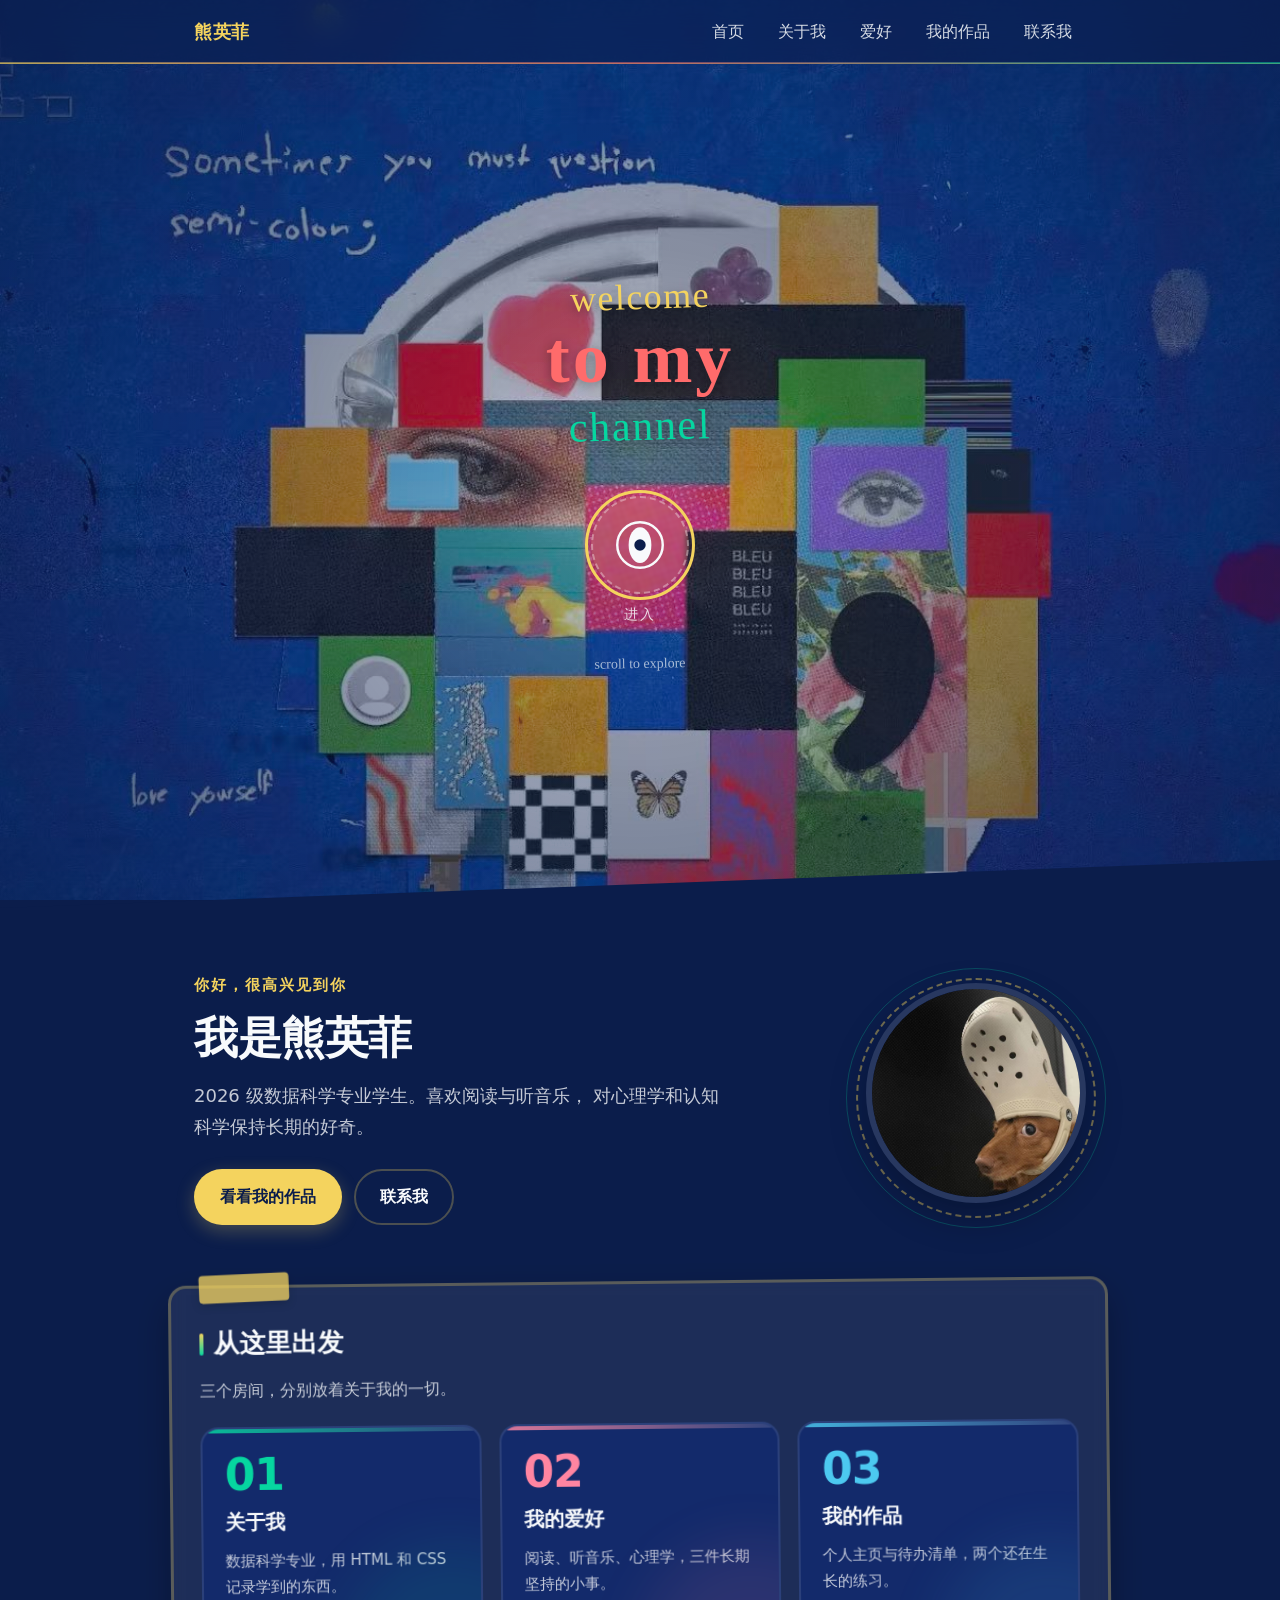
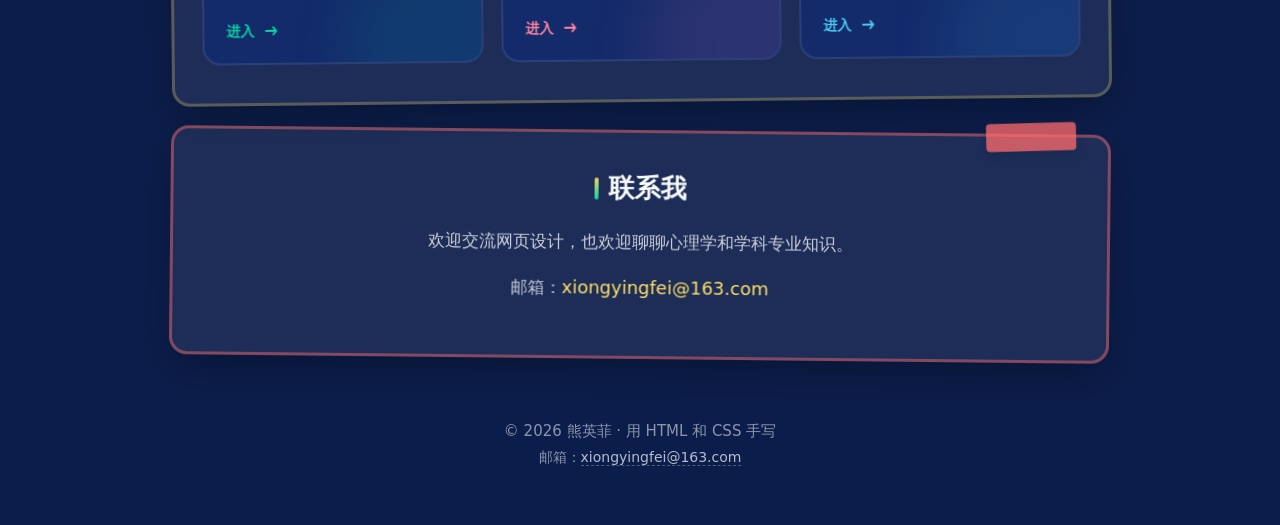
<file: index.html>
<!DOCTYPE html>
<html lang="zh-CN">
<head>
  <meta charset="UTF-8">
  <meta name="viewport" content="width=device-width, initial-scale=1.0">
  <meta name="description" content="熊英菲的个人主页 —— 数据科学专业，喜欢阅读、音乐、心理学与认知科学。">
  <title>熊英菲 | 个人主页</title>
  <link rel="stylesheet" href="css/style.css">
</head>
<body class="page--home">
  <a class="skip-link" href="#home">跳到主要内容</a>

  <!-- 页面转场（页面之间跳转时的彩色条带擦除） -->
  <div class="page-transition" id="page-transition" aria-hidden="true">
    <div class="page-transition__strips">
      <span></span><span></span><span></span><span></span><span></span>
    </div>
    <p class="page-transition__label">熊英菲</p>
  </div>

  <!-- 唯美场景背景 -->
  <div class="scene" aria-hidden="true">
    <span class="scene__grid"></span>
    <span class="scene__glow"></span>
    <span class="scene__dust"></span>
    <span class="scene__orb scene__orb--a"></span>
    <span class="scene__orb scene__orb--b"></span>
    <span class="scene__orb scene__orb--c"></span>
  </div>

  <nav class="nav is-dark" id="site-nav">
    <div class="nav__inner">
      <a class="nav__brand" href="index.html" data-transition-label="首页">熊英菲</a>
      <button class="nav__toggle" type="button" aria-expanded="false" aria-controls="nav-menu" aria-label="打开菜单">
        <span class="nav__toggle-bar"></span>
        <span class="nav__toggle-bar"></span>
        <span class="nav__toggle-bar"></span>
      </button>
      <ul class="nav__list" id="nav-menu">
        <li><a href="#home">首页</a></li>
        <li><a href="about.html" data-transition-label="关于我">关于我</a></li>
        <li><a href="hobbies.html" data-transition-label="我的爱好">爱好</a></li>
        <li><a href="works.html" data-transition-label="我的作品">我的作品</a></li>
        <li><a href="#contact">联系我</a></li>
      </ul>
    </div>
  </nav>

  <!-- 欢迎页 / 首屏 landing -->
  <section class="landing" id="welcome" aria-label="欢迎页">
    <div class="landing__image" role="img" aria-label="拼贴风格头像插画"></div>
    <div class="landing__overlay"></div>

    <!-- 珠帘开幕效果 -->
    <div class="curtain" id="curtain" aria-hidden="true">
      <div class="curtain__inner" id="curtain-inner"></div>
    </div>

    <div class="landing__content">
      <p class="landing__line landing__line--1">welcome</p>
      <p class="landing__line landing__line--2">to my</p>
      <p class="landing__line landing__line--3">channel</p>

      <a class="landing__enter" href="#home" aria-label="进入主页">
        <span class="landing__enter-ring"></span>
        <span class="landing__enter-eye">
          <svg viewBox="0 0 64 64" aria-hidden="true">
            <circle cx="32" cy="32" r="28" fill="none" stroke="currentColor" stroke-width="3"/>
            <ellipse cx="32" cy="32" rx="14" ry="22" fill="currentColor"/>
            <circle cx="32" cy="32" r="7" fill="#0b1d4b"/>
          </svg>
        </span>
        <span class="landing__enter-text">进入</span>
      </a>

      <p class="landing__hint">scroll to explore</p>
    </div>
  </section>

  <!-- 电视信号闪屏过渡 -->
  <div class="tv-flash" id="tv-flash" aria-hidden="true">
    <div class="tv-flash__scanlines"></div>
    <div class="tv-flash__noise"></div>
  </div>

  <!-- 欢迎页与主页之间的视觉分隔 -->
  <div class="landing-divider" aria-hidden="true"></div>

  <main id="main" class="main-content">
    <!-- 首屏 -->
    <header class="hero" id="home">
      <div class="hero__text">
        <p class="hero__eyebrow">你好，很高兴见到你</p>
        <h1 data-split>我是熊英菲</h1>
        <p class="hero__desc">
          2026 级数据科学专业学生。喜欢阅读与听音乐，
          对心理学和认知科学保持长期的好奇。
        </p>
        <div class="hero__actions">
          <a class="btn btn--primary" href="works.html" data-transition-label="我的作品">看看我的作品</a>
          <a class="btn btn--ghost" href="#contact">联系我</a>
        </div>
      </div>
      <div class="hero__avatar-wrap">
        <img class="hero__avatar" src="images/test2.jpg" alt="熊英菲的照片" width="220" height="220">
      </div>
    </header>

    <!-- 通往三个独立页面的门户 -->
    <section class="section section--portal" id="portal">
      <h2 class="section__title">从这里出发</h2>
      <p class="section__lead">三个房间，分别放着关于我的一切。</p>

      <div class="portal">
        <a class="portal-card portal-card--about" href="about.html" data-transition-label="关于我">
          <span class="portal-card__num">01</span>
          <span class="portal-card__title">关于我</span>
          <span class="portal-card__desc">数据科学专业，用 HTML 和 CSS 记录学到的东西。</span>
          <span class="portal-card__go">
            <span>进入</span>
            <svg viewBox="0 0 20 20" fill="none" stroke="currentColor" stroke-width="2" stroke-linecap="round" stroke-linejoin="round" aria-hidden="true"><path d="M4 10h11M12 6l3.5 4-3.5 4"/></svg>
          </span>
        </a>

        <a class="portal-card portal-card--hobbies" href="hobbies.html" data-transition-label="我的爱好">
          <span class="portal-card__num">02</span>
          <span class="portal-card__title">我的爱好</span>
          <span class="portal-card__desc">阅读、听音乐、心理学，三件长期坚持的小事。</span>
          <span class="portal-card__go">
            <span>进入</span>
            <svg viewBox="0 0 20 20" fill="none" stroke="currentColor" stroke-width="2" stroke-linecap="round" stroke-linejoin="round" aria-hidden="true"><path d="M4 10h11M12 6l3.5 4-3.5 4"/></svg>
          </span>
        </a>

        <a class="portal-card portal-card--works" href="works.html" data-transition-label="我的作品">
          <span class="portal-card__num">03</span>
          <span class="portal-card__title">我的作品</span>
          <span class="portal-card__desc">个人主页与待办清单，两个还在生长的练习。</span>
          <span class="portal-card__go">
            <span>进入</span>
            <svg viewBox="0 0 20 20" fill="none" stroke="currentColor" stroke-width="2" stroke-linecap="round" stroke-linejoin="round" aria-hidden="true"><path d="M4 10h11M12 6l3.5 4-3.5 4"/></svg>
          </span>
        </a>
      </div>
    </section>

    <!-- 联系 -->
    <section class="section section--contact" id="contact">
      <h2 class="section__title">联系我</h2>
      <p>欢迎交流网页设计，也欢迎聊聊心理学和学科专业知识。</p>
      <p class="contact__mail">
        邮箱：<a href="mailto:xiongyingfei@163.com">xiongyingfei@163.com</a>
      </p>
    </section>
  </main>

  <footer class="footer">
    <p>© <span id="year">2026</span> 熊英菲 · 用 HTML 和 CSS 手写</p>
    <p class="footer__mail">邮箱：<a href="mailto:xiongyingfei@163.com">xiongyingfei@163.com</a></p>
  </footer>

  <script src="js/nav.js" defer></script>
  <script>
    document.getElementById('year').textContent = new Date().getFullYear();
  </script>
</body>
</html>
</file>
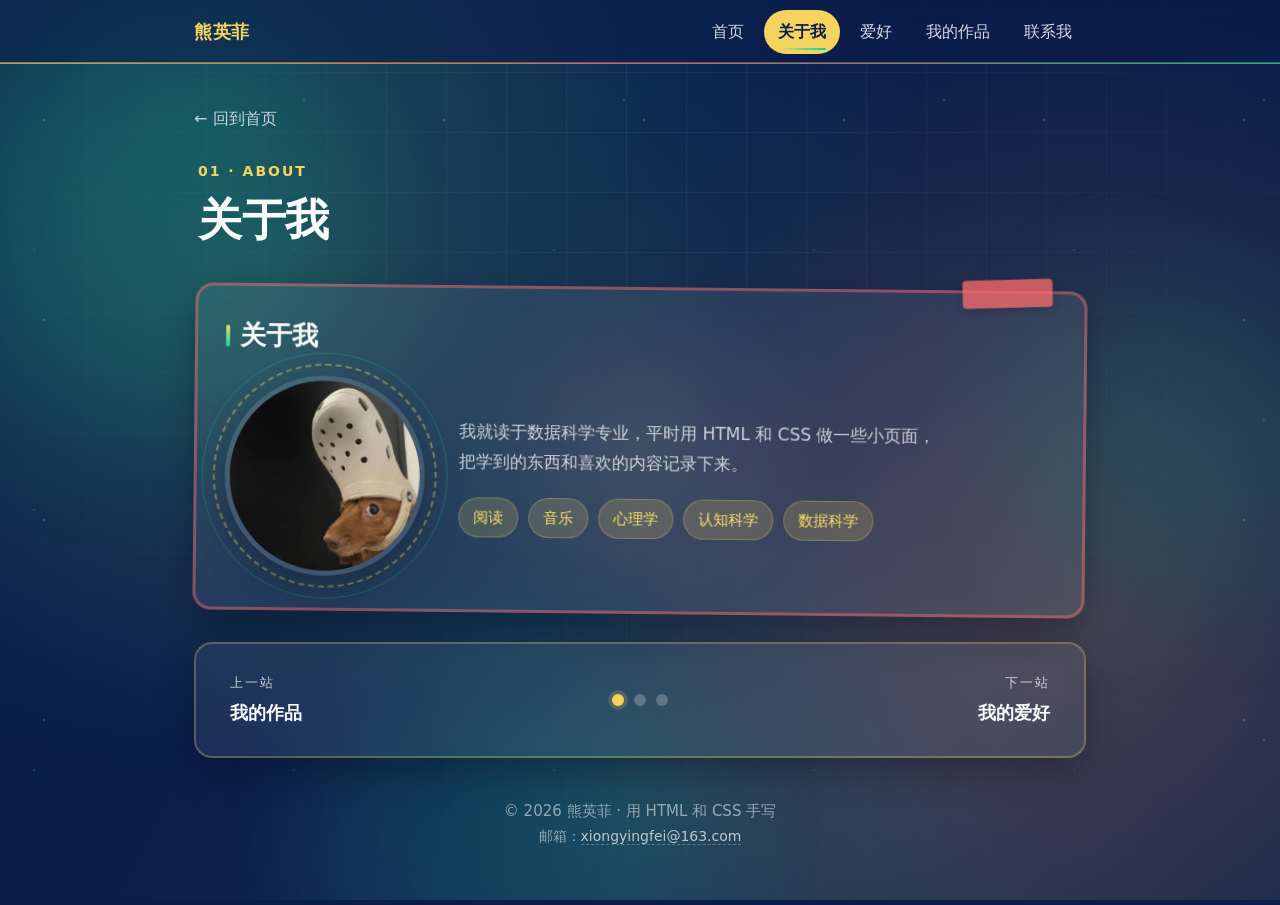
<file: about.html>
<!DOCTYPE html>
<html lang="zh-CN">
<head>
  <meta charset="UTF-8">
  <meta name="viewport" content="width=device-width, initial-scale=1.0">
  <meta name="description" content="关于我 —— 熊英菲，数据科学专业，用 HTML 和 CSS 记录学到的东西。">
  <title>关于我 | 熊英菲</title>
  <link rel="stylesheet" href="css/style.css">
</head>
<body class="page--about">
  <a class="skip-link" href="#main">跳到主要内容</a>

  <!-- 页面转场 -->
  <div class="page-transition" id="page-transition" aria-hidden="true">
    <div class="page-transition__strips">
      <span></span><span></span><span></span><span></span><span></span>
    </div>
    <p class="page-transition__label">关于我</p>
  </div>

  <!-- 唯美场景背景 -->
  <div class="scene" aria-hidden="true">
    <span class="scene__grid"></span>
    <span class="scene__glow"></span>
    <span class="scene__dust"></span>
    <span class="scene__orb scene__orb--a"></span>
    <span class="scene__orb scene__orb--b"></span>
    <span class="scene__orb scene__orb--c"></span>
  </div>

  <nav class="nav is-dark" id="site-nav">
    <div class="nav__inner">
      <a class="nav__brand" href="index.html" data-transition-label="首页">熊英菲</a>
      <button class="nav__toggle" type="button" aria-expanded="false" aria-controls="nav-menu" aria-label="打开菜单">
        <span class="nav__toggle-bar"></span>
        <span class="nav__toggle-bar"></span>
        <span class="nav__toggle-bar"></span>
      </button>
      <ul class="nav__list" id="nav-menu">
        <li><a href="index.html" data-transition-label="首页">首页</a></li>
        <li><a class="is-active" href="about.html" data-transition-label="关于我">关于我</a></li>
        <li><a href="hobbies.html" data-transition-label="我的爱好">爱好</a></li>
        <li><a href="works.html" data-transition-label="我的作品">我的作品</a></li>
        <li><a href="index.html#contact" data-transition-label="联系我">联系我</a></li>
      </ul>
    </div>
  </nav>

  <main class="page" id="main">
    <a class="back-link" href="index.html" data-transition-label="首页">回到首页</a>

    <header class="page__header">
      <p class="page__eyebrow">01 · ABOUT</p>
      <h1 data-split>关于我</h1>
    </header>

    <section class="section" id="about">
      <h2 class="section__title">关于我</h2>
      <div class="about">
        <div class="about-grid">
          <div class="portrait">
            <img class="portrait__img" src="images/test2.jpg" alt="熊英菲的照片" width="200" height="200">
          </div>

          <div>
            <p>
              <span class="reveal-line">我就读于数据科学专业，平时用 HTML 和 CSS 做一些小页面，</span>
              <span class="reveal-line">把学到的东西和喜欢的内容记录下来。</span>
            </p>
            <ul class="tags">
              <li>阅读</li>
              <li>音乐</li>
              <li>心理学</li>
              <li>认知科学</li>
              <li>数据科学</li>
            </ul>
          </div>
        </div>
      </div>
    </section>

    <!-- 页面之间的导航 -->
    <nav class="pager" aria-label="页面之间导航">
      <a class="pager__side pager__side--prev" href="works.html" data-transition-label="我的作品">
        <span class="pager__label">上一站</span>
        <span class="pager__name">我的作品</span>
      </a>

      <ol class="pager__dots">
        <li><a class="pager__dot is-current" href="about.html" aria-current="page" title="关于我" aria-label="关于我"></a></li>
        <li><a class="pager__dot" href="hobbies.html" title="我的爱好" aria-label="我的爱好"></a></li>
        <li><a class="pager__dot" href="works.html" title="我的作品" aria-label="我的作品"></a></li>
      </ol>

      <a class="pager__side pager__side--next" href="hobbies.html" data-transition-label="我的爱好">
        <span class="pager__label">下一站</span>
        <span class="pager__name">我的爱好</span>
      </a>
    </nav>
  </main>

  <footer class="footer">
    <p>© <span id="year">2026</span> 熊英菲 · 用 HTML 和 CSS 手写</p>
    <p class="footer__mail">邮箱：<a href="mailto:xiongyingfei@163.com">xiongyingfei@163.com</a></p>
  </footer>

  <script src="js/nav.js" defer></script>
  <script>
    document.getElementById('year').textContent = new Date().getFullYear();
  </script>
</body>
</html>
</file>
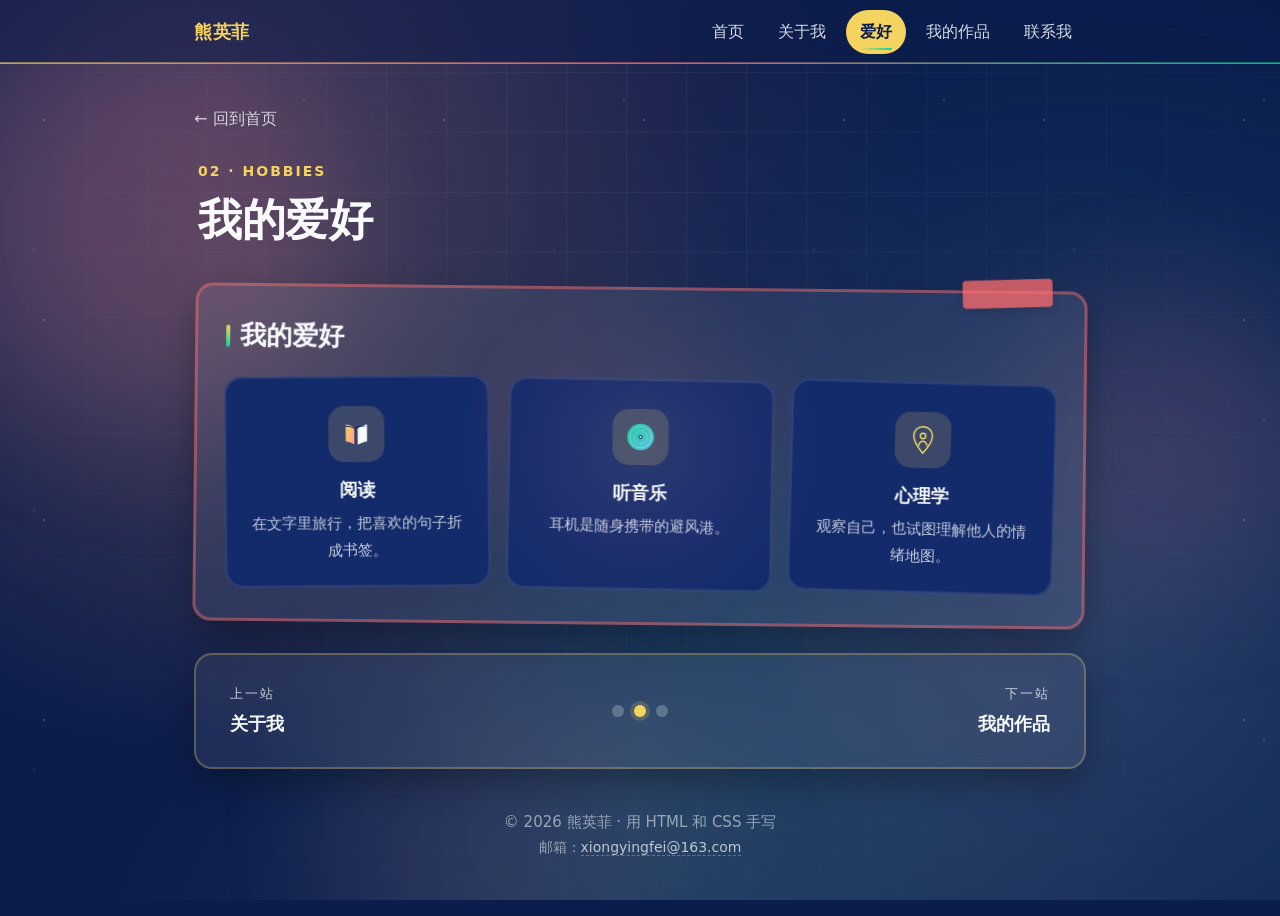
<file: hobbies.html>
<!DOCTYPE html>
<html lang="zh-CN">
<head>
  <meta charset="UTF-8">
  <meta name="viewport" content="width=device-width, initial-scale=1.0">
  <meta name="description" content="我的爱好 —— 阅读、听音乐、心理学。">
  <title>我的爱好 | 熊英菲</title>
  <link rel="stylesheet" href="css/style.css">
</head>
<body class="page--hobbies">
  <a class="skip-link" href="#main">跳到主要内容</a>

  <!-- 页面转场 -->
  <div class="page-transition" id="page-transition" aria-hidden="true">
    <div class="page-transition__strips">
      <span></span><span></span><span></span><span></span><span></span>
    </div>
    <p class="page-transition__label">我的爱好</p>
  </div>

  <!-- 唯美场景背景 -->
  <div class="scene" aria-hidden="true">
    <span class="scene__grid"></span>
    <span class="scene__glow"></span>
    <span class="scene__dust"></span>
    <span class="scene__orb scene__orb--a"></span>
    <span class="scene__orb scene__orb--b"></span>
    <span class="scene__orb scene__orb--c"></span>
  </div>

  <nav class="nav is-dark" id="site-nav">
    <div class="nav__inner">
      <a class="nav__brand" href="index.html" data-transition-label="首页">熊英菲</a>
      <button class="nav__toggle" type="button" aria-expanded="false" aria-controls="nav-menu" aria-label="打开菜单">
        <span class="nav__toggle-bar"></span>
        <span class="nav__toggle-bar"></span>
        <span class="nav__toggle-bar"></span>
      </button>
      <ul class="nav__list" id="nav-menu">
        <li><a href="index.html" data-transition-label="首页">首页</a></li>
        <li><a href="about.html" data-transition-label="关于我">关于我</a></li>
        <li><a class="is-active" href="hobbies.html" data-transition-label="我的爱好">爱好</a></li>
        <li><a href="works.html" data-transition-label="我的作品">我的作品</a></li>
        <li><a href="index.html#contact" data-transition-label="联系我">联系我</a></li>
      </ul>
    </div>
  </nav>

  <main class="page" id="main">
    <a class="back-link" href="index.html" data-transition-label="首页">回到首页</a>

    <header class="page__header">
      <p class="page__eyebrow">02 · HOBBIES</p>
      <h1 data-split>我的爱好</h1>
    </header>

    <section class="section section--hobbies" id="hobbies">
      <h2 class="section__title">我的爱好</h2>
      <div class="hobbies">
        <article class="hobby-card" data-accent="#f4d35e">
          <span class="hobby-card__icon hobby-card__icon--book" aria-hidden="true">
            <svg class="book-svg" viewBox="0 0 48 48" aria-hidden="true">
              <defs>
                <linearGradient id="book-cover" x1="0" y1="0" x2="1" y2="1">
                  <stop offset="0%" stop-color="#f4d35e"/>
                  <stop offset="100%" stop-color="#ff9a9e"/>
                </linearGradient>
              </defs>
              <path class="book-page-left" d="M8 10c6 0 12 3 14 6V40c-6-3-12-5-14-5V10Z" fill="url(#book-cover)"/>
              <path class="book-page-right" d="M40 10c-6 0-12 3-14 6V40c6-3 12-5 14-5V10Z" fill="#f8fafc"/>
              <path d="M22 16c4-3 8-4 14-4M22 16c-4-3-8-4-14-4" stroke="#0b1d4b" stroke-width="1.5" fill="none" stroke-linecap="round"/>
              <line x1="22" y1="16" x2="22" y2="40" stroke="#0b1d4b" stroke-width="1.5" stroke-linecap="round"/>
            </svg>
          </span>
          <h3 class="hobby-card__title">阅读</h3>
          <p class="hobby-card__desc">在文字里旅行，把喜欢的句子折成书签。</p>
        </article>

        <article class="hobby-card" data-accent="#4cc9f0">
          <span class="hobby-card__icon hobby-card__icon--disc" aria-hidden="true">
            <svg class="disc-svg" viewBox="0 0 48 48" aria-hidden="true">
              <defs>
                <linearGradient id="disc-grad" x1="0" y1="0" x2="1" y2="1">
                  <stop offset="0%" stop-color="#06d6a0"/>
                  <stop offset="100%" stop-color="#4cc9f0"/>
                </linearGradient>
              </defs>
              <circle cx="24" cy="24" r="20" fill="url(#disc-grad)" opacity="0.9"/>
              <circle cx="24" cy="24" r="16" fill="none" stroke="rgba(255,255,255,0.4)" stroke-width="1"/>
              <circle cx="24" cy="24" r="10" fill="none" stroke="rgba(255,255,255,0.3)" stroke-width="1"/>
              <circle cx="24" cy="24" r="3" fill="#0b1d4b"/>
              <circle cx="24" cy="24" r="1.5" fill="#f8fafc"/>
            </svg>
          </span>
          <h3 class="hobby-card__title">听音乐</h3>
          <p class="hobby-card__desc">耳机是随身携带的避风港。</p>
        </article>

        <article class="hobby-card" data-accent="#ff85a1">
          <span class="hobby-card__icon" aria-hidden="true">
            <svg viewBox="0 0 48 48" fill="none" stroke="currentColor" stroke-width="2.2" stroke-linecap="round" stroke-linejoin="round">
              <path d="M24 4c-8 0-14 6-14 14 0 10 14 26 14 26s14-16 14-26c0-8-6-14-14-14Z"/>
              <path d="M24 22a4 4 0 1 0 0-8 4 4 0 0 0 0 8Z"/>
              <path d="M30 32c0-3-2.7-6-6-6s-6 3-6 6"/>
            </svg>
          </span>
          <h3 class="hobby-card__title">心理学</h3>
          <p class="hobby-card__desc">观察自己，也试图理解他人的情绪地图。</p>
        </article>
      </div>
    </section>

    <!-- 页面之间的导航 -->
    <nav class="pager" aria-label="页面之间导航">
      <a class="pager__side pager__side--prev" href="about.html" data-transition-label="关于我">
        <span class="pager__label">上一站</span>
        <span class="pager__name">关于我</span>
      </a>

      <ol class="pager__dots">
        <li><a class="pager__dot" href="about.html" title="关于我" aria-label="关于我"></a></li>
        <li><a class="pager__dot is-current" href="hobbies.html" aria-current="page" title="我的爱好" aria-label="我的爱好"></a></li>
        <li><a class="pager__dot" href="works.html" title="我的作品" aria-label="我的作品"></a></li>
      </ol>

      <a class="pager__side pager__side--next" href="works.html" data-transition-label="我的作品">
        <span class="pager__label">下一站</span>
        <span class="pager__name">我的作品</span>
      </a>
    </nav>
  </main>

  <footer class="footer">
    <p>© <span id="year">2026</span> 熊英菲 · 用 HTML 和 CSS 手写</p>
    <p class="footer__mail">邮箱：<a href="mailto:xiongyingfei@163.com">xiongyingfei@163.com</a></p>
  </footer>

  <script src="js/nav.js" defer></script>
  <script>
    document.getElementById('year').textContent = new Date().getFullYear();
  </script>
</body>
</html>
</file>
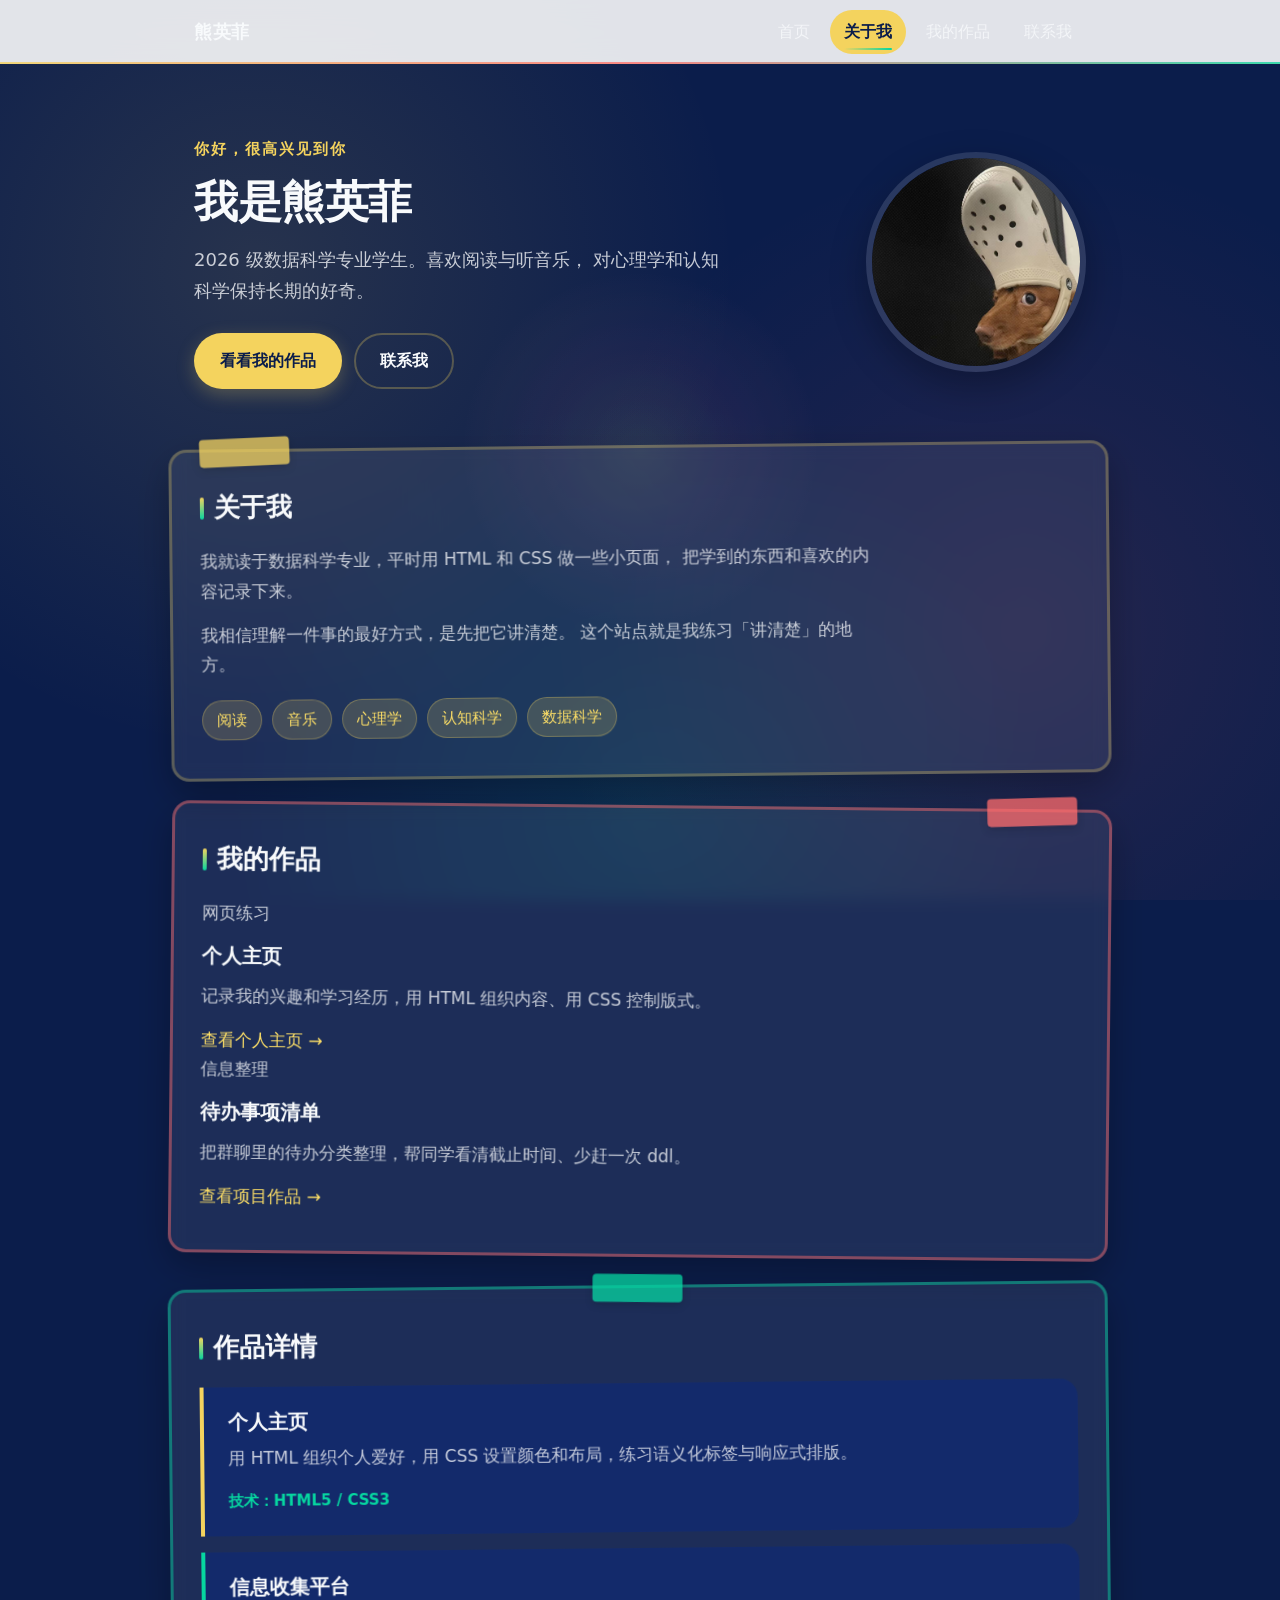
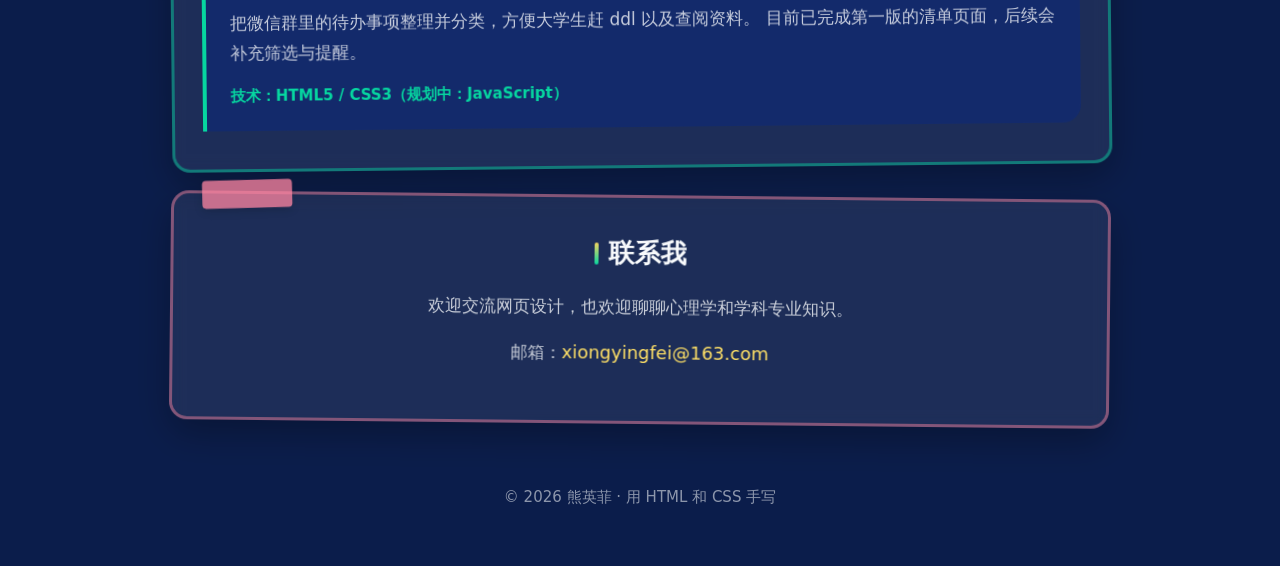
<file: home.html>
<!DOCTYPE html>
<html lang="zh-CN">
<head>
  <meta charset="UTF-8">
  <meta name="viewport" content="width=device-width, initial-scale=1.0">
  <meta name="description" content="熊英菲的个人主页 —— 数据科学专业，喜欢阅读、音乐、心理学与认知科学。">
  <title>熊英菲 | 个人主页</title>
  <link rel="stylesheet" href="css/style.css">
</head>
<body>
  <a class="skip-link" href="#main">跳到主要内容</a>

  <nav class="nav" id="site-nav">
    <div class="nav__inner">
      <a class="nav__brand" href="home.html">熊英菲</a>
      <button class="nav__toggle" type="button" aria-expanded="false" aria-controls="nav-menu" aria-label="打开菜单">
        <span class="nav__toggle-bar"></span>
        <span class="nav__toggle-bar"></span>
        <span class="nav__toggle-bar"></span>
      </button>
      <ul class="nav__list" id="nav-menu">
        <li><a href="#home">首页</a></li>
        <li><a href="#about">关于我</a></li>
        <li><a href="#works">我的作品</a></li>
        <li><a href="#contact">联系我</a></li>
      </ul>
    </div>
  </nav>

  <main id="main">
    <!-- 首屏 -->
    <header class="hero" id="home">
      <div class="hero__text">
        <p class="hero__eyebrow">你好，很高兴见到你</p>
        <h1>我是熊英菲</h1>
        <p class="hero__desc">
          2026 级数据科学专业学生。喜欢阅读与听音乐，
          对心理学和认知科学保持长期的好奇。
        </p>
        <div class="hero__actions">
          <a class="btn btn--primary" href="#works">看看我的作品</a>
          <a class="btn btn--ghost" href="#contact">联系我</a>
        </div>
      </div>
      <img class="hero__avatar" src="images/test2.jpg" alt="熊英菲的照片" width="220" height="220">
    </header>

    <!-- 关于我 -->
    <section class="section" id="about">
      <h2 class="section__title">关于我</h2>
      <div class="about">
        <p>
          我就读于数据科学专业，平时用 HTML 和 CSS 做一些小页面，
          把学到的东西和喜欢的内容记录下来。
        </p>
        <p>
          我相信理解一件事的最好方式，是先把它讲清楚。
          这个站点就是我练习「讲清楚」的地方。
        </p>
        <ul class="tags">
          <li>阅读</li>
          <li>音乐</li>
          <li>心理学</li>
          <li>认知科学</li>
          <li>数据科学</li>
        </ul>
      </div>
    </section>

    <!-- 作品 -->
    <section class="section" id="works">
      <h2 class="section__title">我的作品</h2>
      <div class="works">
        <article class="card">
          <p class="card__tag">网页练习</p>
          <h3 class="card__title">个人主页</h3>
          <p class="card__desc">记录我的兴趣和学习经历，用 HTML 组织内容、用 CSS 控制版式。</p>
          <a class="card__link" href="project1.html">查看个人主页 →</a>
        </article>
        <article class="card">
          <p class="card__tag">信息整理</p>
          <h3 class="card__title">待办事项清单</h3>
          <p class="card__desc">把群聊里的待办分类整理，帮同学看清截止时间、少赶一次 ddl。</p>
          <a class="card__link" href="project2.html">查看项目作品 →</a>
        </article>
      </div>
    </section>

    <!-- 作品详情 -->
    <section class="section" id="details">
      <h2 class="section__title">作品详情</h2>
      <div class="details">
        <article class="detail" id="project-1">
          <h3>个人主页</h3>
          <p>用 HTML 组织个人爱好，用 CSS 设置颜色和布局，练习语义化标签与响应式排版。</p>
          <p class="detail__meta">技术：HTML5 / CSS3</p>
        </article>
        <article class="detail" id="project-2">
          <h3>信息收集平台</h3>
          <p>
            把微信群里的待办事项整理并分类，方便大学生赶 ddl 以及查阅资料。
            目前已完成第一版的清单页面，后续会补充筛选与提醒。
          </p>
          <p class="detail__meta">技术：HTML5 / CSS3（规划中：JavaScript）</p>
        </article>
      </div>
    </section>

    <!-- 联系 -->
    <section class="section section--contact" id="contact">
      <h2 class="section__title">联系我</h2>
      <p>欢迎交流网页设计，也欢迎聊聊心理学和学科专业知识。</p>
      <p class="contact__mail">
        邮箱：<a href="mailto:xiongyingfei@163.com">xiongyingfei@163.com</a>
      </p>
    </section>
  </main>

  <footer class="footer">
    <p>© <span id="year">2026</span> 熊英菲 · 用 HTML 和 CSS 手写</p>
  </footer>

  <script src="js/nav.js" defer></script>
  <script>
    document.getElementById('year').textContent = new Date().getFullYear();
  </script>
</body>
</html>
</file>
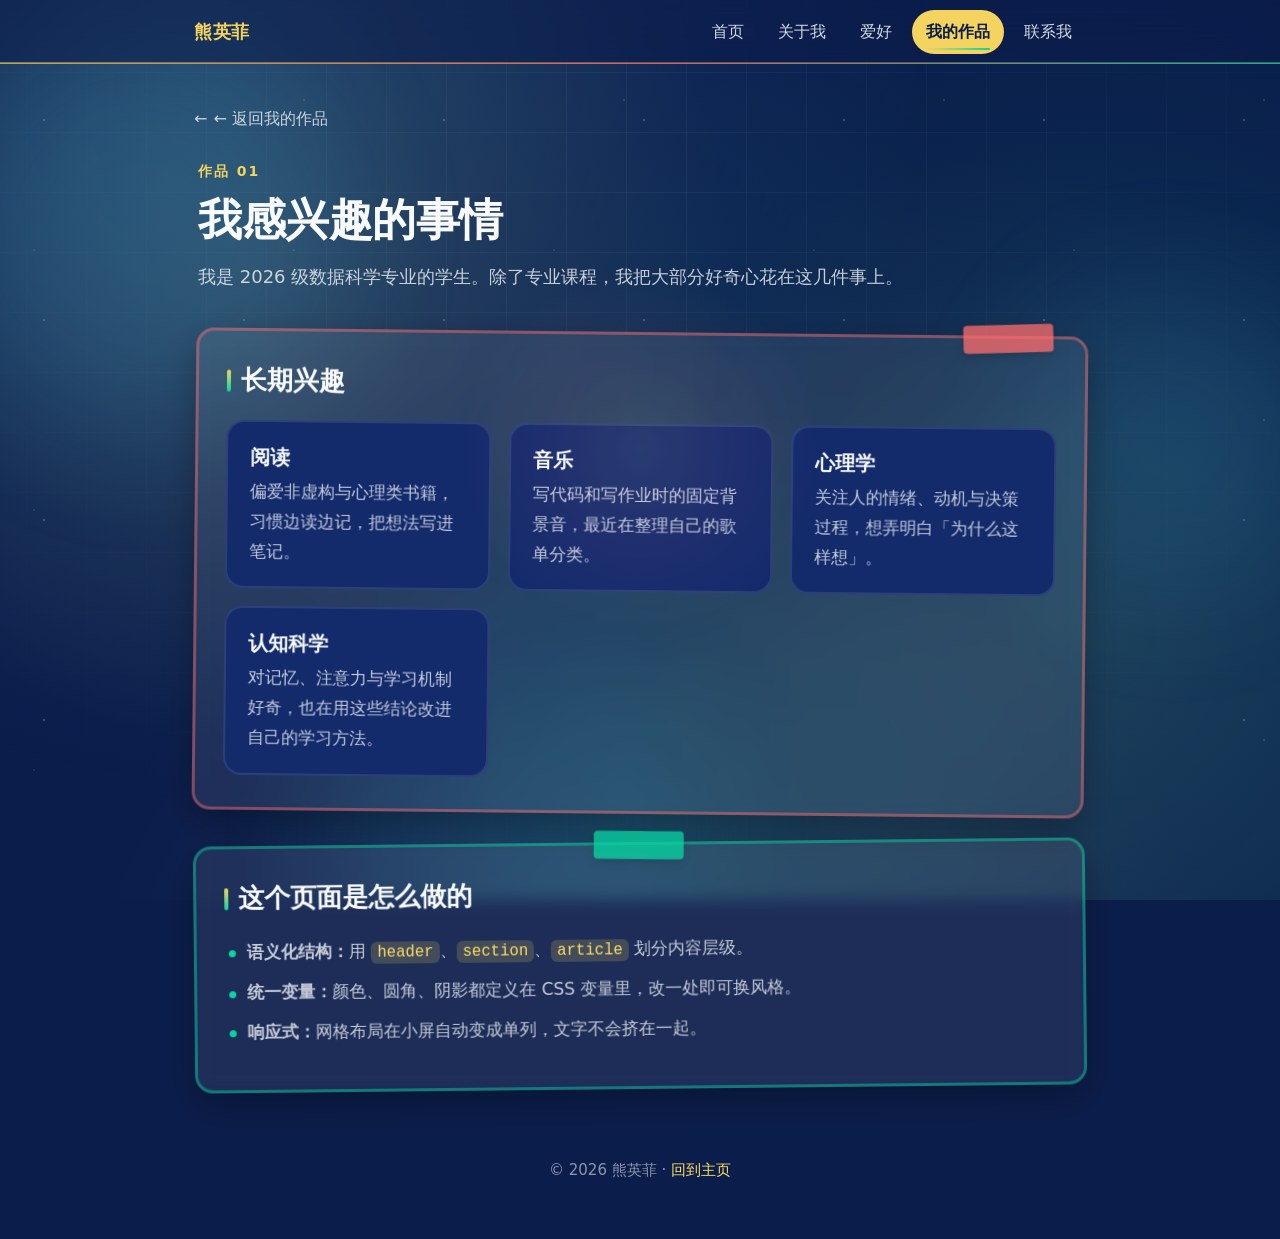
<file: project1.html>
<!DOCTYPE html>
<html lang="zh-CN">
<head>
  <meta charset="UTF-8">
  <meta name="viewport" content="width=device-width, initial-scale=1.0">
  <meta name="description" content="熊英菲感兴趣的事情：阅读、音乐、心理学与认知科学。">
  <title>我感兴趣的事情 | 熊英菲</title>
  <link rel="stylesheet" href="css/style.css">
</head>
<body class="page--works">
  <a class="skip-link" href="#main">跳到主要内容</a>

  <!-- 页面转场 -->
  <div class="page-transition" id="page-transition" aria-hidden="true">
    <div class="page-transition__strips">
      <span></span><span></span><span></span><span></span><span></span>
    </div>
    <p class="page-transition__label">我感兴趣的事情</p>
  </div>

  <!-- 唯美场景背景 -->
  <div class="scene" aria-hidden="true">
    <span class="scene__grid"></span>
    <span class="scene__glow"></span>
    <span class="scene__dust"></span>
    <span class="scene__orb scene__orb--a"></span>
    <span class="scene__orb scene__orb--b"></span>
    <span class="scene__orb scene__orb--c"></span>
  </div>

  <nav class="nav is-dark" id="site-nav">
    <div class="nav__inner">
      <a class="nav__brand" href="index.html" data-transition-label="首页">熊英菲</a>
      <button class="nav__toggle" type="button" aria-expanded="false" aria-controls="nav-menu" aria-label="打开菜单">
        <span class="nav__toggle-bar"></span>
        <span class="nav__toggle-bar"></span>
        <span class="nav__toggle-bar"></span>
      </button>
      <ul class="nav__list" id="nav-menu">
        <li><a href="index.html" data-transition-label="首页">首页</a></li>
        <li><a href="about.html" data-transition-label="关于我">关于我</a></li>
        <li><a href="hobbies.html" data-transition-label="我的爱好">爱好</a></li>
        <li><a class="is-active" href="works.html" data-transition-label="我的作品">我的作品</a></li>
        <li><a href="index.html#contact" data-transition-label="联系我">联系我</a></li>
      </ul>
    </div>
  </nav>

  <main class="page" id="main">
    <a class="back-link" href="works.html" data-transition-label="我的作品">← 返回我的作品</a>

    <header class="page__header">
      <p class="page__eyebrow">作品 01</p>
      <h1>我感兴趣的事情</h1>
      <p>我是 2026 级数据科学专业的学生。除了专业课程，我把大部分好奇心花在这几件事上。</p>
    </header>

    <section class="section">
      <h2 class="section__title">长期兴趣</h2>
      <div class="interest-grid">
        <article class="interest">
          <h3>阅读</h3>
          <p>偏爱非虚构与心理类书籍，习惯边读边记，把想法写进笔记。</p>
        </article>
        <article class="interest">
          <h3>音乐</h3>
          <p>写代码和写作业时的固定背景音，最近在整理自己的歌单分类。</p>
        </article>
        <article class="interest">
          <h3>心理学</h3>
          <p>关注人的情绪、动机与决策过程，想弄明白「为什么这样想」。</p>
        </article>
        <article class="interest">
          <h3>认知科学</h3>
          <p>对记忆、注意力与学习机制好奇，也在用这些结论改进自己的学习方法。</p>
        </article>
      </div>
    </section>

    <section class="section">
      <h2 class="section__title">这个页面是怎么做的</h2>
      <ul class="plain-list">
        <li><strong>语义化结构：</strong>用 <code>header</code>、<code>section</code>、<code>article</code> 划分内容层级。</li>
        <li><strong>统一变量：</strong>颜色、圆角、阴影都定义在 CSS 变量里，改一处即可换风格。</li>
        <li><strong>响应式：</strong>网格布局在小屏自动变成单列，文字不会挤在一起。</li>
      </ul>
    </section>
  </main>

  <footer class="footer">
    <p>© <span id="year">2026</span> 熊英菲 · <a href="index.html" data-transition-label="首页">回到主页</a></p>
  </footer>

  <script src="js/nav.js" defer></script>
  <script>
    document.getElementById('year').textContent = new Date().getFullYear();
  </script>
</body>
</html>
</file>
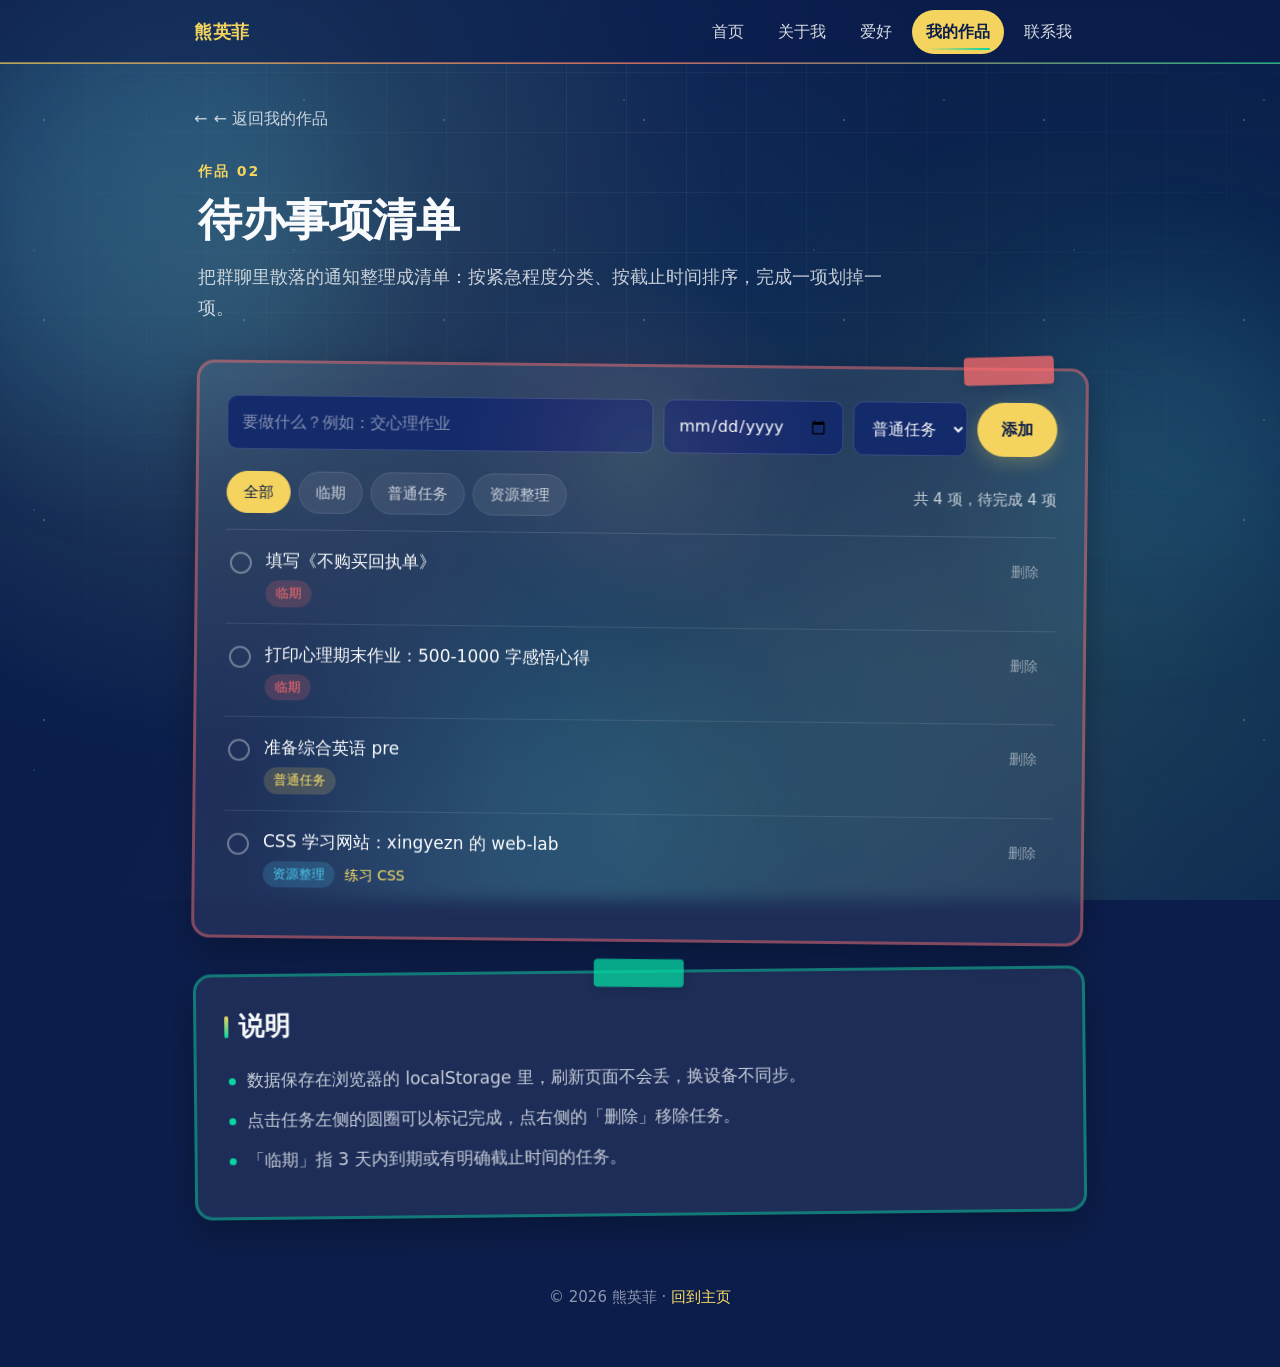
<file: project2.html>
<!DOCTYPE html>
<html lang="zh-CN">
<head>
  <meta charset="UTF-8">
  <meta name="viewport" content="width=device-width, initial-scale=1.0">
  <meta name="description" content="待办事项清单 —— 把群聊里的待办整理分类，按截止时间提醒自己。">
  <title>待办事项清单 | 熊英菲</title>
  <link rel="stylesheet" href="css/style.css">
</head>
<body class="page--works">
  <a class="skip-link" href="#main">跳到主要内容</a>

  <!-- 页面转场 -->
  <div class="page-transition" id="page-transition" aria-hidden="true">
    <div class="page-transition__strips">
      <span></span><span></span><span></span><span></span><span></span>
    </div>
    <p class="page-transition__label">待办事项清单</p>
  </div>

  <!-- 唯美场景背景 -->
  <div class="scene" aria-hidden="true">
    <span class="scene__grid"></span>
    <span class="scene__glow"></span>
    <span class="scene__dust"></span>
    <span class="scene__orb scene__orb--a"></span>
    <span class="scene__orb scene__orb--b"></span>
    <span class="scene__orb scene__orb--c"></span>
  </div>

  <nav class="nav is-dark" id="site-nav">
    <div class="nav__inner">
      <a class="nav__brand" href="index.html" data-transition-label="首页">熊英菲</a>
      <button class="nav__toggle" type="button" aria-expanded="false" aria-controls="nav-menu" aria-label="打开菜单">
        <span class="nav__toggle-bar"></span>
        <span class="nav__toggle-bar"></span>
        <span class="nav__toggle-bar"></span>
      </button>
      <ul class="nav__list" id="nav-menu">
        <li><a href="index.html" data-transition-label="首页">首页</a></li>
        <li><a href="about.html" data-transition-label="关于我">关于我</a></li>
        <li><a href="hobbies.html" data-transition-label="我的爱好">爱好</a></li>
        <li><a class="is-active" href="works.html" data-transition-label="我的作品">我的作品</a></li>
        <li><a href="index.html#contact" data-transition-label="联系我">联系我</a></li>
      </ul>
    </div>
  </nav>

  <main class="page" id="main">
    <a class="back-link" href="works.html" data-transition-label="我的作品">← 返回我的作品</a>

    <header class="page__header">
      <p class="page__eyebrow">作品 02</p>
      <h1>待办事项清单</h1>
      <p>把群聊里散落的通知整理成清单：按紧急程度分类、按截止时间排序，完成一项划掉一项。</p>
    </header>

    <section class="section todo">
      <!-- 新增任务 -->
      <form class="todo__form" id="todo-form" autocomplete="off">
        <label class="sr-only" for="todo-input">任务内容</label>
        <input id="todo-input" name="title" type="text" placeholder="要做什么？例如：交心理作业" maxlength="80" required>

        <label class="sr-only" for="todo-due">截止时间</label>
        <input id="todo-due" name="due" type="date">

        <label class="sr-only" for="todo-category">分类</label>
        <select id="todo-category" name="category">
          <option value="urgent">临期</option>
          <option value="normal" selected>普通任务</option>
          <option value="resource">资源整理</option>
        </select>

        <button class="btn btn--primary" type="submit">添加</button>
      </form>

      <!-- 筛选 -->
      <div class="todo__toolbar">
        <div class="filters" role="group" aria-label="按分类筛选">
          <button class="filter is-active" type="button" data-filter="all">全部</button>
          <button class="filter" type="button" data-filter="urgent">临期</button>
          <button class="filter" type="button" data-filter="normal">普通任务</button>
          <button class="filter" type="button" data-filter="resource">资源整理</button>
        </div>
        <p class="todo__stats" id="todo-stats" aria-live="polite"></p>
      </div>

      <!-- 列表 -->
      <ul class="todo__list" id="todo-list"></ul>
      <p class="todo__empty" id="todo-empty" hidden>这里还没有任务，先在上面添加一条吧。</p>
    </section>

    <section class="section">
      <h2 class="section__title">说明</h2>
      <ul class="plain-list">
        <li>数据保存在浏览器的 localStorage 里，刷新页面不会丢，换设备不同步。</li>
        <li>点击任务左侧的圆圈可以标记完成，点右侧的「删除」移除任务。</li>
        <li>「临期」指 3 天内到期或有明确截止时间的任务。</li>
      </ul>
    </section>
  </main>

  <footer class="footer">
    <p>© <span id="year">2026</span> 熊英菲 · <a href="index.html" data-transition-label="首页">回到主页</a></p>
  </footer>

  <script src="js/todo.js" defer></script>
  <script src="js/nav.js" defer></script>
  <script>
    document.getElementById('year').textContent = new Date().getFullYear();
  </script>
</body>
</html>
</file>
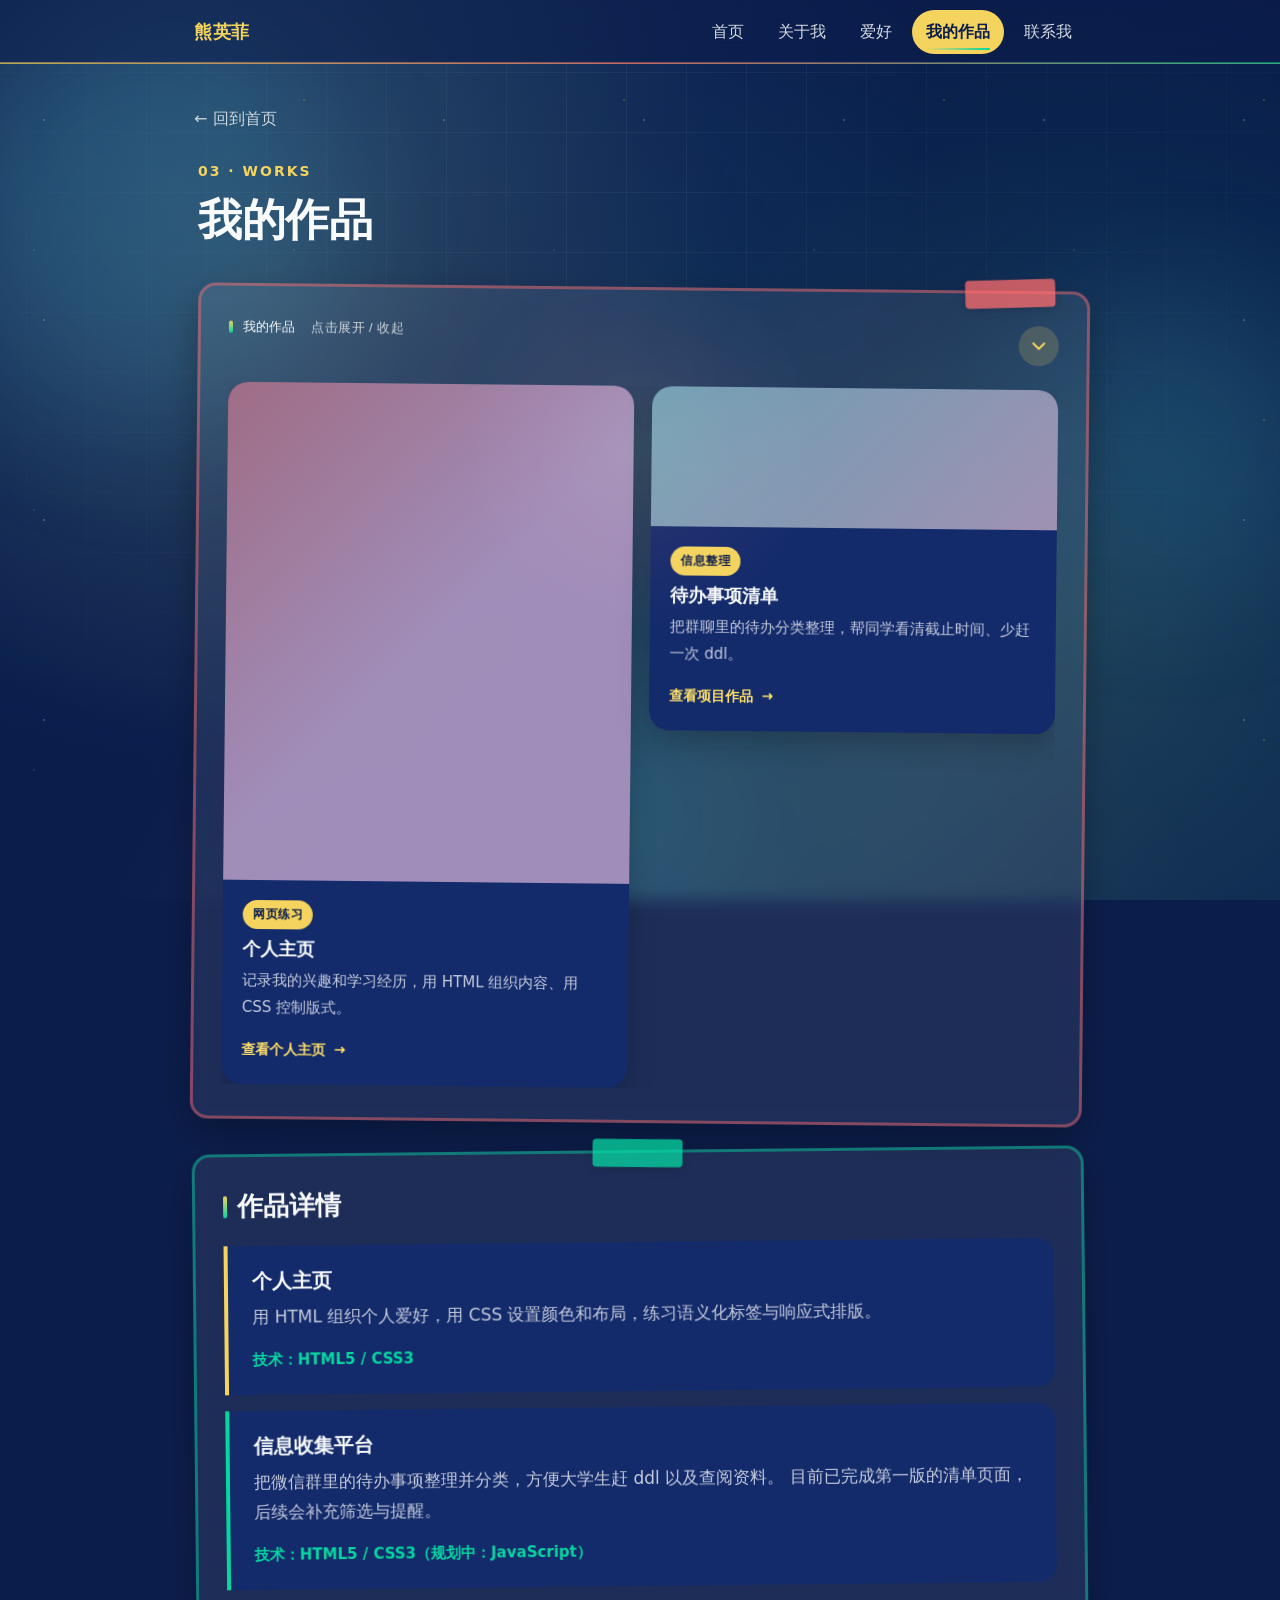
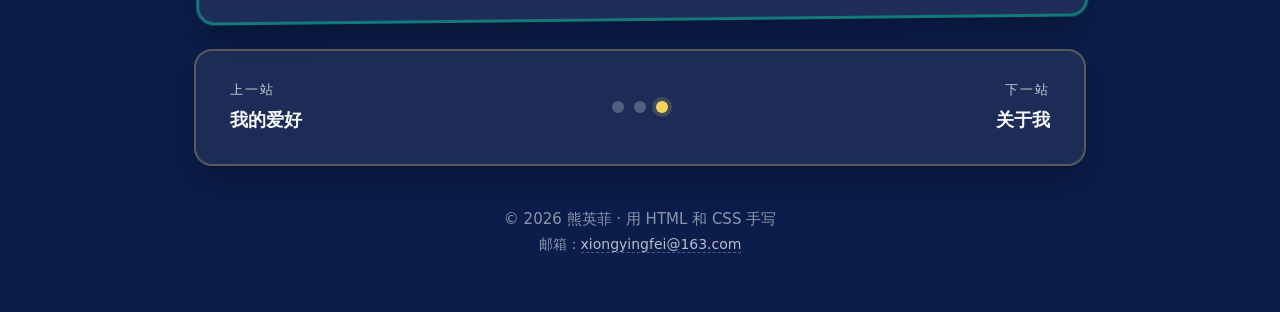
<file: works.html>
<!DOCTYPE html>
<html lang="zh-CN">
<head>
  <meta charset="UTF-8">
  <meta name="viewport" content="width=device-width, initial-scale=1.0">
  <meta name="description" content="我的作品 —— 个人主页与待办事项清单。">
  <title>我的作品 | 熊英菲</title>
  <link rel="stylesheet" href="css/style.css">
</head>
<body class="page--works">
  <a class="skip-link" href="#main">跳到主要内容</a>

  <!-- 页面转场 -->
  <div class="page-transition" id="page-transition" aria-hidden="true">
    <div class="page-transition__strips">
      <span></span><span></span><span></span><span></span><span></span>
    </div>
    <p class="page-transition__label">我的作品</p>
  </div>

  <!-- 唯美场景背景 -->
  <div class="scene" aria-hidden="true">
    <span class="scene__grid"></span>
    <span class="scene__glow"></span>
    <span class="scene__dust"></span>
    <span class="scene__orb scene__orb--a"></span>
    <span class="scene__orb scene__orb--b"></span>
    <span class="scene__orb scene__orb--c"></span>
  </div>

  <nav class="nav is-dark" id="site-nav">
    <div class="nav__inner">
      <a class="nav__brand" href="index.html" data-transition-label="首页">熊英菲</a>
      <button class="nav__toggle" type="button" aria-expanded="false" aria-controls="nav-menu" aria-label="打开菜单">
        <span class="nav__toggle-bar"></span>
        <span class="nav__toggle-bar"></span>
        <span class="nav__toggle-bar"></span>
      </button>
      <ul class="nav__list" id="nav-menu">
        <li><a href="index.html" data-transition-label="首页">首页</a></li>
        <li><a href="about.html" data-transition-label="关于我">关于我</a></li>
        <li><a href="hobbies.html" data-transition-label="我的爱好">爱好</a></li>
        <li><a class="is-active" href="works.html" data-transition-label="我的作品">我的作品</a></li>
        <li><a href="index.html#contact" data-transition-label="联系我">联系我</a></li>
      </ul>
    </div>
  </nav>

  <main class="page" id="main">
    <a class="back-link" href="index.html" data-transition-label="首页">回到首页</a>

    <header class="page__header">
      <p class="page__eyebrow">03 · WORKS</p>
      <h1 data-split>我的作品</h1>
    </header>

    <!-- 作品（下拉展开 Pinterest 风格） -->
    <section class="section section--works" id="works">
      <button class="works-toggle" type="button" aria-expanded="true" aria-controls="works-panel">
        <span class="works-toggle__label">
          <span class="section__title">我的作品</span>
          <span class="works-toggle__hint">点击展开 / 收起</span>
        </span>
        <span class="works-toggle__chevron" aria-hidden="true">
          <svg viewBox="0 0 24 24" fill="none" stroke="currentColor" stroke-width="2.2" stroke-linecap="round" stroke-linejoin="round">
            <polyline points="6 9 12 15 18 9"></polyline>
          </svg>
        </span>
      </button>

      <div class="works-panel" id="works-panel">
        <div class="works works--pinterest">
          <article class="pin-card pin-card--tall">
            <div class="pin-card__visual pin-card__visual--1" aria-hidden="true"></div>
            <div class="pin-card__body">
              <span class="pin-card__tag">网页练习</span>
              <h3 class="pin-card__title">个人主页</h3>
              <p class="pin-card__desc">记录我的兴趣和学习经历，用 HTML 组织内容、用 CSS 控制版式。</p>
              <a class="pin-card__link" href="project1.html">
                <span>查看个人主页</span>
                <svg viewBox="0 0 20 20" fill="none" stroke="currentColor" stroke-width="2" stroke-linecap="round" stroke-linejoin="round" aria-hidden="true"><path d="M5 10h10M13 7l3 3-3 3"/></svg>
              </a>
            </div>
          </article>

          <article class="pin-card">
            <div class="pin-card__visual pin-card__visual--2" aria-hidden="true"></div>
            <div class="pin-card__body">
              <span class="pin-card__tag">信息整理</span>
              <h3 class="pin-card__title">待办事项清单</h3>
              <p class="pin-card__desc">把群聊里的待办分类整理，帮同学看清截止时间、少赶一次 ddl。</p>
              <a class="pin-card__link" href="project2.html">
                <span>查看项目作品</span>
                <svg viewBox="0 0 20 20" fill="none" stroke="currentColor" stroke-width="2" stroke-linecap="round" stroke-linejoin="round" aria-hidden="true"><path d="M5 10h10M13 7l3 3-3 3"/></svg>
              </a>
            </div>
          </article>
        </div>
      </div>
    </section>

    <!-- 作品详情 -->
    <section class="section" id="details">
      <h2 class="section__title">作品详情</h2>
      <div class="details">
        <article class="detail" id="project-1">
          <h3>个人主页</h3>
          <p>用 HTML 组织个人爱好，用 CSS 设置颜色和布局，练习语义化标签与响应式排版。</p>
          <p class="detail__meta">技术：HTML5 / CSS3</p>
        </article>
        <article class="detail" id="project-2">
          <h3>信息收集平台</h3>
          <p>
            把微信群里的待办事项整理并分类，方便大学生赶 ddl 以及查阅资料。
            目前已完成第一版的清单页面，后续会补充筛选与提醒。
          </p>
          <p class="detail__meta">技术：HTML5 / CSS3（规划中：JavaScript）</p>
        </article>
      </div>
    </section>

    <!-- 页面之间的导航 -->
    <nav class="pager" aria-label="页面之间导航">
      <a class="pager__side pager__side--prev" href="hobbies.html" data-transition-label="我的爱好">
        <span class="pager__label">上一站</span>
        <span class="pager__name">我的爱好</span>
      </a>

      <ol class="pager__dots">
        <li><a class="pager__dot" href="about.html" title="关于我" aria-label="关于我"></a></li>
        <li><a class="pager__dot" href="hobbies.html" title="我的爱好" aria-label="我的爱好"></a></li>
        <li><a class="pager__dot is-current" href="works.html" aria-current="page" title="我的作品" aria-label="我的作品"></a></li>
      </ol>

      <a class="pager__side pager__side--next" href="about.html" data-transition-label="关于我">
        <span class="pager__label">下一站</span>
        <span class="pager__name">关于我</span>
      </a>
    </nav>
  </main>

  <footer class="footer">
    <p>© <span id="year">2026</span> 熊英菲 · 用 HTML 和 CSS 手写</p>
    <p class="footer__mail">邮箱：<a href="mailto:xiongyingfei@163.com">xiongyingfei@163.com</a></p>
  </footer>

  <script src="js/nav.js" defer></script>
  <script>
    document.getElementById('year').textContent = new Date().getFullYear();
  </script>
</body>
</html>
</file>
<file: css/style.css>
/* ===========================================================
   熊英菲 · 个人主页样式 v2
   1. 设计变量    2. 基础样式    3. 导航
   4. 欢迎页      5. 过渡分隔    6. 首屏
   7. 通用区块    8. 作品卡片    9. 详情
   10. 页脚       11. 响应式     12. 滚动动画
   13. 子页面     14. 待办清单
   =========================================================== */

/* ---------- 1. 设计变量（与欢迎页深蓝拼贴主题一致） ---------- */
:root {
  --bg: #0b1d4b;
  --bg-soft: #11285f;
  --surface: rgba(255, 255, 255, 0.07);
  --surface-solid: #132a6b;
  --ink: #f8fafc;
  --ink-soft: rgba(248, 250, 252, 0.78);
  --brand: #f4d35e;
  --brand-ink: #ffe066;
  --brand-soft: rgba(244, 211, 94, 0.18);
  --accent: #06d6a0;
  --accent-soft: rgba(6, 214, 160, 0.18);
  --line: rgba(244, 211, 94, 0.28);
  --radius: 18px;
  --shadow: 0 14px 36px rgba(0, 0, 0, 0.28);
  --nav-h: 64px;
  --container: 940px;
  --yellow: #f4d35e;
  --red: #ff6b6b;
  --green: #06d6a0;
  --pink: #ff85a1;
  --cyan: #4cc9f0;
  --blue: #0b1d4b;
}

/* ---------- 2. 基础样式 ---------- */
*,
*::before,
*::after {
  box-sizing: border-box;
}

html {
  scroll-behavior: smooth;
  scroll-padding-top: calc(var(--nav-h) + 16px);
}

body {
  margin: 0;
  padding-top: var(--nav-h);
  background: var(--bg);
  color: var(--ink);
  font-family: "Microsoft YaHei", "PingFang SC", "Hiragino Sans GB", system-ui, sans-serif;
  font-size: 17px;
  line-height: 1.75;
  -webkit-font-smoothing: antialiased;
  overflow-x: hidden;
}

/* 流体背景 */
body::before {
  content: "";
  position: fixed;
  inset: 0;
  z-index: -1;
  background:
    radial-gradient(circle at 20% 30%, rgba(244, 211, 94, 0.12) 0%, transparent 40%),
    radial-gradient(circle at 80% 70%, rgba(255, 107, 107, 0.1) 0%, transparent 40%),
    radial-gradient(circle at 50% 90%, rgba(6, 214, 160, 0.1) 0%, transparent 40%),
    var(--bg);
  animation: fluid-bg 18s ease-in-out infinite alternate;
}

@keyframes fluid-bg {
  0% { background-position: 0% 0%, 100% 100%, 50% 200%; }
  100% { background-position: 100% 100%, 0% 0%, 50% -100%; }
}

/* 鼠标跟随光斑 */
.cursor-spotlight {
  position: fixed;
  top: 0;
  left: 0;
  width: 360px;
  height: 360px;
  border-radius: 50%;
  pointer-events: none;
  z-index: 0;
  background: radial-gradient(circle, rgba(244, 211, 94, 0.14) 0%, rgba(255, 107, 107, 0.08) 35%, transparent 70%);
  transform: translate(-50%, -50%);
  opacity: 0;
  transition: opacity 0.45s ease;
  mix-blend-mode: screen;
}

body:hover .cursor-spotlight { opacity: 1; }

h1, h2, h3 {
  line-height: 1.35;
  margin: 0 0 12px;
}

h1 {
  font-size: clamp(32px, 5vw, 44px);
  letter-spacing: -0.5px;
}

h2 { font-size: clamp(22px, 3vw, 26px); }
h3 { font-size: 20px; }

p { margin: 0 0 14px; color: var(--ink-soft); }

a {
  color: var(--brand-ink);
  text-decoration: none;
  transition: color 0.18s ease;
}

a:hover { color: var(--brand); }

a:focus-visible {
  outline: 2px solid var(--accent);
  outline-offset: 3px;
  border-radius: 4px;
}

ul { margin: 0 0 14px; padding-left: 22px; }

.skip-link {
  position: absolute;
  left: -9999px;
  top: 0;
  background: var(--brand);
  color: var(--blue);
  padding: 10px 16px;
  border-radius: 0 0 8px 0;
  z-index: 200;
  font-weight: 600;
}

.skip-link:focus {
  left: 0;
  color: var(--blue);
}

/* ---------- 3. 导航 ---------- */
.nav {
  position: fixed;
  inset: 0 0 auto 0;
  height: var(--nav-h);
  background: rgba(255, 255, 255, 0.88);
  backdrop-filter: blur(14px);
  -webkit-backdrop-filter: blur(14px);
  border-bottom: 1px solid var(--line);
  z-index: 100;
  animation: nav-drop 0.6s cubic-bezier(0.22, 1, 0.36, 1) both;
  transition: background 0.35s ease, border-color 0.35s ease, box-shadow 0.35s ease;
}

.nav::after {
  content: "";
  position: absolute;
  left: 0;
  right: 0;
  bottom: -1px;
  height: 2px;
  background: linear-gradient(90deg, var(--yellow), var(--red), var(--green), var(--cyan), var(--yellow));
  background-size: 200% 100%;
  opacity: 0.75;
  animation: nav-flow 3s linear infinite;
}

@keyframes nav-flow {
  0% { background-position: 0% 50%; }
  100% { background-position: 200% 50%; }
}

.nav.is-scrolled {
  background: rgba(255, 255, 255, 0.95);
  box-shadow: 0 8px 28px rgba(0, 0, 0, 0.12);
}

.nav.is-dark::after { opacity: 0.5; }

@keyframes nav-drop {
  from { transform: translateY(-100%); opacity: 0; }
  to   { transform: translateY(0);     opacity: 1; }
}

.nav__inner {
  max-width: var(--container);
  height: 100%;
  margin: 0 auto;
  padding: 0 24px;
  display: flex;
  align-items: center;
  justify-content: space-between;
  gap: 16px;
}

.nav__brand {
  position: relative;
  font-weight: 700;
  font-size: 18px;
  color: var(--ink);
  letter-spacing: 0.5px;
  transition: color 0.25s ease, transform 0.25s cubic-bezier(0.22, 1, 0.36, 1);
  padding: 6px 10px;
  margin-left: -10px;
  border-radius: 10px;
}

.nav__brand::after {
  content: "";
  position: absolute;
  left: 10px;
  right: 10px;
  bottom: 4px;
  height: 2px;
  border-radius: 2px;
  background: linear-gradient(90deg, var(--brand), var(--accent));
  transform: scaleX(0);
  transform-origin: left center;
  transition: transform 0.3s cubic-bezier(0.22, 1, 0.36, 1);
}

.nav__brand:hover {
  color: var(--brand-ink);
  transform: scale(1.05) rotate(-1deg);
}

.nav__brand:hover::after { transform: scaleX(1); }

.nav__list {
  display: flex;
  gap: 6px;
  list-style: none;
  margin: 0;
  padding: 0;
}

.nav__list a {
  position: relative;
  display: block;
  padding: 8px 14px;
  border-radius: 999px;
  color: var(--ink-soft);
  font-size: 16px;
  transition: color 0.2s ease, background 0.2s ease, transform 0.2s ease;
  overflow: hidden;
}

.nav__list a::after {
  content: "";
  position: absolute;
  left: 14px;
  right: 14px;
  bottom: 4px;
  height: 2px;
  border-radius: 2px;
  background: linear-gradient(90deg, var(--brand), var(--accent));
  transform: scaleX(0);
  transform-origin: left center;
  transition: transform 0.3s cubic-bezier(0.22, 1, 0.36, 1);
}

.nav__list a:hover {
  color: var(--blue);
  background: var(--brand);
  transform: translateY(-2px);
}

.nav__list a:hover::after,
.nav__list a.is-active::after {
  transform: scaleX(1);
}

.nav__list a.is-active {
  color: var(--blue);
  background: var(--brand);
  font-weight: 600;
}

/* 汉堡按钮 */
.nav__toggle {
  display: none;
  flex-direction: column;
  justify-content: center;
  gap: 5px;
  width: 42px;
  height: 42px;
  padding: 0 9px;
  background: transparent;
  border: 1px solid transparent;
  border-radius: 10px;
  cursor: pointer;
  transition: background 0.2s ease, border-color 0.2s ease, transform 0.2s ease;
}

.nav__toggle:hover { background: var(--brand-soft); border-color: var(--line); }

.nav__toggle-bar {
  display: block;
  width: 100%;
  height: 2px;
  border-radius: 2px;
  background: var(--ink);
  transition: transform 0.35s cubic-bezier(0.22, 1, 0.36, 1), opacity 0.2s ease;
}

.nav.is-open .nav__toggle-bar:nth-child(1) { transform: translateY(7px) rotate(45deg); }
.nav.is-open .nav__toggle-bar:nth-child(2) { opacity: 0; }
.nav.is-open .nav__toggle-bar:nth-child(3) { transform: translateY(-7px) rotate(-45deg); }

/* ---------- 4. 欢迎页 Landing ---------- */
.landing {
  position: relative;
  min-height: 100vh;
  min-height: 100dvh;
  display: grid;
  place-items: center;
  margin-top: calc(var(--nav-h) * -1);
  padding: calc(var(--nav-h) + 24px) 24px 32px;
  color: #f8fafc;
  overflow: hidden;
}

.landing__image {
  position: absolute;
  inset: 0;
  background: url("../images/landing-bg.jpg") center / cover no-repeat;
  filter: saturate(1.05) contrast(1.05);
  animation: kenburns 24s ease-in-out infinite alternate;
  will-change: transform;
}

@keyframes kenburns {
  from { transform: scale(1); }
  to   { transform: scale(1.08); }
}

.landing__overlay {
  position: absolute;
  inset: 0;
  background:
    radial-gradient(circle at 50% 55%, rgba(11, 29, 75, 0.25) 0%, rgba(11, 29, 75, 0.55) 60%, rgba(11, 29, 75, 0.82) 100%);
}

.landing__content {
  position: relative;
  z-index: 2;
  width: min(90%, 520px);
  text-align: center;
  animation: landing-float 5s ease-in-out infinite;
}

@keyframes landing-float {
  0%, 100% { transform: translateY(0); }
  50% { transform: translateY(-8px); }
}

.landing__line {
  margin: 0;
  font-family: "KaiTi", "STKaiti", "Bradley Hand", "Comic Sans MS", cursive;
  text-shadow: 0 3px 12px rgba(0, 0, 0, 0.35);
  line-height: 1.05;
  letter-spacing: 0.04em;
}

.landing__line--1 {
  font-size: clamp(22px, 4.5vw, 36px);
  color: var(--yellow);
  transform: rotate(-2deg);
  margin-bottom: 4px;
}

.landing__line--2 {
  font-size: clamp(42px, 8vw, 72px);
  color: var(--red);
  font-weight: 700;
  margin-bottom: 8px;
}

.landing__line--3 {
  font-size: clamp(26px, 5vw, 42px);
  color: var(--green);
  transform: rotate(-1.5deg);
  margin-bottom: 42px;
}

.landing__enter {
  position: relative;
  display: inline-flex;
  align-items: center;
  justify-content: center;
  width: 110px;
  height: 110px;
  border-radius: 50%;
  color: #f8fafc;
  text-decoration: none;
  transition: transform 0.25s cubic-bezier(0.22, 1, 0.36, 1);
}

.landing__enter:hover { transform: scale(1.12) rotate(5deg); }

.landing__enter-ring {
  position: absolute;
  inset: 0;
  border-radius: 50%;
  border: 3px solid var(--yellow);
  animation: pulse-ring 2s ease-out infinite;
}

.landing__enter::before {
  content: "";
  position: absolute;
  inset: 6px;
  border-radius: 50%;
  background: rgba(244, 211, 94, 0.12);
  backdrop-filter: blur(2px);
  border: 2px dashed rgba(255, 255, 255, 0.35);
}

@keyframes pulse-ring {
  0%   { transform: scale(1);   opacity: 0.9; }
  100% { transform: scale(1.5); opacity: 0; }
}

.landing__enter-eye {
  position: relative;
  width: 52px;
  height: 52px;
  display: grid;
  place-items: center;
}

.landing__enter-eye svg {
  width: 100%;
  height: 100%;
  color: currentColor;
}

.landing__enter-text {
  position: absolute;
  bottom: -26px;
  left: 50%;
  transform: translateX(-50%);
  font-size: 14px;
  letter-spacing: 2px;
  color: #f8fafc;
  text-transform: uppercase;
  opacity: 0.85;
}

.landing__hint {
  margin: 52px 0 0;
  font-size: 14px;
  color: rgba(248, 250, 252, 0.65);
  font-family: "KaiTi", "STKaiti", cursive;
  transform: rotate(-1deg);
}

/* 珠帘开幕效果 */
.curtain {
  position: absolute;
  inset: 0;
  z-index: 5;
  pointer-events: none;
  overflow: hidden;
}

.curtain.is-opened { visibility: hidden; }

.curtain__inner {
  position: absolute;
  inset: 0;
  display: flex;
}

.curtain__slat {
  position: absolute;
  top: 0;
  bottom: 0;
  width: var(--slat-w);
  left: var(--slat-x);
  transform-origin: var(--slat-origin);
  overflow: hidden;
  backface-visibility: hidden;
}

.curtain__slat::before {
  content: "";
  position: absolute;
  inset: 0;
  background:
    linear-gradient(90deg, rgba(255,255,255,0.08) 0%, transparent 20%, transparent 80%, rgba(0,0,0,0.2) 100%),
    linear-gradient(180deg, #0a1739 0%, #132a6b 40%, #0b1d4b 100%);
  box-shadow: inset -2px 0 6px rgba(0,0,0,0.25);
}

.curtain__slat::after {
  content: "";
  position: absolute;
  inset: 0;
  background: repeating-linear-gradient(
    180deg,
    transparent 0 18px,
    rgba(0,0,0,0.12) 18px 19px,
    transparent 19px 38px
  );
  opacity: 0.5;
}

/* 帘条顶部珠串 */
.curtain__beads-line {
  position: absolute;
  top: 0;
  left: 0;
  right: 0;
  height: 100%;
  pointer-events: none;
}

.curtain__beads-line::before {
  content: "";
  position: absolute;
  top: 0;
  left: 50%;
  width: 2px;
  height: 100%;
  transform: translateX(-50%);
  background: linear-gradient(180deg, rgba(244,211,94,0.9) 0%, rgba(244,211,94,0.2) 80%, transparent 100%);
}

.curtain__bead {
  position: absolute;
  left: 50%;
  width: 10px;
  height: 10px;
  border-radius: 50%;
  transform: translateX(-50%);
  box-shadow: inset -2px -2px 3px rgba(0,0,0,0.25), 0 2px 4px rgba(0,0,0,0.2);
}

.curtain__bead:nth-child(3n+1) { background: radial-gradient(circle at 30% 30%, var(--yellow), #c9a53e); }
.curtain__bead:nth-child(3n+2) { background: radial-gradient(circle at 30% 30%, var(--red), #c94f4f); }
.curtain__bead:nth-child(3n+3) { background: radial-gradient(circle at 30% 30%, var(--green), #05a882); }

/* 开幕动画：像真实帘子被向两侧拉开 */
@keyframes curtain-sway {
  0% {
    transform: translateX(0) scaleX(1) rotateY(0deg);
    opacity: 1;
  }
  20% {
    transform: translateX(calc(var(--sway-dir) * 2%)) scaleX(0.96) rotateY(calc(var(--sway-dir) * 4deg));
  }
  45% {
    transform: translateX(calc(var(--sway-dir) * 18%)) scaleX(0.7) rotateY(calc(var(--sway-dir) * 18deg));
  }
  100% {
    transform: translateX(var(--slide-to)) scaleX(0) rotateY(calc(var(--sway-dir) * 55deg));
    opacity: 0;
  }
}

.curtain__slat.is-animating {
  animation: curtain-sway 1.45s cubic-bezier(0.22, 1, 0.36, 1) forwards;
  animation-delay: var(--slat-delay);
}

.curtain__slat.is-animating .curtain__bead {
  animation: bead-swing 1.45s ease-in-out forwards;
  animation-delay: var(--slat-delay);
}

@keyframes bead-swing {
  0%, 20% { transform: translateX(-50%) translateY(0) rotate(0deg); }
  45% { transform: translateX(calc(-50% + var(--sway-dir) * 8px)) translateY(4px) rotate(calc(var(--sway-dir) * 8deg)); }
  100% { transform: translateX(calc(-50% + var(--sway-dir) * 30px)) translateY(12px) rotate(calc(var(--sway-dir) * 25deg)); opacity: 0; }
}

@media (max-width: 760px) {
  .curtain__slat.is-animating { animation-duration: 1.05s; }
  .curtain__slat.is-animating .curtain__bead { animation-duration: 1.05s; }
}

/* 电视信号闪屏过渡 */
.tv-flash {
  position: fixed;
  inset: 0;
  z-index: 999;
  pointer-events: none;
  opacity: 0;
  visibility: hidden;
  background: #fff;
  transition: opacity 0.05s ease, visibility 0.05s ease;
}

.tv-flash.is-active {
  opacity: 1;
  visibility: visible;
  animation: tv-flash-anim 0.35s steps(6) forwards;
}

@keyframes tv-flash-anim {
  0% { opacity: 0.9; }
  20% { opacity: 0.2; }
  40% { opacity: 0.8; }
  60% { opacity: 0.1; }
  80% { opacity: 0.6; }
  100% { opacity: 0; visibility: hidden; }
}

.tv-flash__scanlines {
  position: absolute;
  inset: 0;
  background: repeating-linear-gradient(
    180deg,
    rgba(0,0,0,0.12) 0 1px,
    transparent 1px 4px
  );
}

.tv-flash__noise {
  position: absolute;
  inset: 0;
  background-image: url("data:image/svg+xml,%3Csvg viewBox='0 0 200 200' xmlns='http://www.w3.org/2000/svg'%3E%3Cfilter id='n'%3E%3CfeTurbulence type='fractalNoise' baseFrequency='0.85' numOctaves='3' stitchTiles='stitch'/%3E%3C/filter%3E%3Crect width='100%25' height='100%25' filter='url(%23n)' opacity='0.25'/%3E%3C/svg%3E");
  opacity: 0.4;
}

/* ---------- 5. 欢迎页与主页之间的过渡分隔 ---------- */
.landing-divider {
  position: relative;
  height: 80px;
  margin-top: -40px;
  margin-bottom: -40px;
  z-index: 3;
  pointer-events: none;
}

.landing-divider::before {
  content: "";
  position: absolute;
  inset: 0;
  background: var(--bg);
  clip-path: polygon(0 60%, 100% 0, 100% 100%, 0% 100%);
}

.landing-divider__tape {
  position: absolute;
  top: 18px;
  left: 50%;
  transform: translateX(-50%) rotate(-2deg);
  padding: 6px 18px;
  background: rgba(244, 211, 94, 0.85);
  color: var(--blue);
  font-size: 13px;
  font-weight: 700;
  letter-spacing: 2px;
  border-radius: 4px;
  box-shadow: 0 4px 12px rgba(0, 0, 0, 0.2);
  pointer-events: auto;
}

/* ---------- 6. 首屏 ---------- */
.hero {
  max-width: var(--container);
  margin: 0 auto;
  padding: 72px 24px 56px;
  display: flex;
  align-items: center;
  justify-content: space-between;
  gap: 48px;
}

.hero__eyebrow {
  color: var(--brand);
  font-size: 15px;
  letter-spacing: 2px;
  margin-bottom: 10px;
  font-weight: 600;
}

.hero__desc {
  max-width: 46ch;
  font-size: 18px;
}

.hero__actions {
  display: flex;
  flex-wrap: wrap;
  gap: 12px;
  margin-top: 26px;
}

.hero__avatar {
  position: relative;
  width: 220px;
  height: 220px;
  flex: 0 0 220px;
  border-radius: 50%;
  object-fit: cover;
  box-shadow: var(--shadow);
  border: 6px solid rgba(255, 255, 255, 0.12);
  transition: transform 0.3s ease, box-shadow 0.3s ease;
  z-index: 1;
}

.hero__avatar-wrap {
  position: relative;
  flex: 0 0 220px;
}

.hero__avatar-wrap::before,
.hero__avatar-wrap::after {
  content: "";
  position: absolute;
  top: 50%;
  left: 50%;
  border-radius: 50%;
  transform: translate(-50%, -50%);
  pointer-events: none;
}

.hero__avatar-wrap::before {
  width: 240px;
  height: 240px;
  border: 2px dashed rgba(244, 211, 94, 0.45);
  animation: avatar-rotate 18s linear infinite;
}

.hero__avatar-wrap::after {
  width: 260px;
  height: 260px;
  border: 1px solid rgba(6, 214, 160, 0.25);
  animation: avatar-pulse 3s ease-in-out infinite;
}

@keyframes avatar-rotate {
  from { transform: translate(-50%, -50%) rotate(0deg); }
  to   { transform: translate(-50%, -50%) rotate(360deg); }
}

@keyframes avatar-pulse {
  0%, 100% { transform: translate(-50%, -50%) scale(1); opacity: 0.6; }
  50% { transform: translate(-50%, -50%) scale(1.08); opacity: 1; }
}

.hero__avatar:hover {
  transform: scale(1.05) rotate(3deg);
  box-shadow: 0 16px 40px rgba(0, 0, 0, 0.35);
}

/* 按钮 */
.btn {
  position: relative;
  display: inline-block;
  padding: 12px 24px;
  border-radius: 999px;
  font-size: 16px;
  border: 2px solid transparent;
  transition: transform 0.18s ease, box-shadow 0.18s ease, background 0.18s ease;
  font-weight: 600;
  overflow: hidden;
}

/* 按钮点击波纹 */
.ripple {
  position: absolute;
  border-radius: 50%;
  background: rgba(255, 255, 255, 0.35);
  transform: scale(0);
  animation: ripple-anim 0.55s linear;
  pointer-events: none;
}

@keyframes ripple-anim {
  to { transform: scale(4); opacity: 0; }
}

.btn--primary {
  background: var(--brand);
  color: var(--blue);
  box-shadow: 0 6px 18px rgba(244, 211, 94, 0.25);
}

.btn--primary:hover {
  background: var(--brand-ink);
  color: var(--blue);
  transform: translateY(-2px);
  box-shadow: 0 10px 24px rgba(244, 211, 94, 0.35);
}

.btn--ghost {
  border-color: var(--line);
  background: transparent;
  color: var(--ink);
}

.btn--ghost:hover {
  border-color: var(--brand);
  background: var(--brand-soft);
  color: var(--brand-ink);
  transform: translateY(-2px);
}

/* ---------- 7. 通用区块（拼贴卡片） ---------- */
.section {
  position: relative;
  max-width: var(--container);
  margin: 0 auto 28px;
  padding: 38px 28px;
  background: var(--surface);
  border: 3px solid var(--line);
  border-radius: var(--radius);
  box-shadow: var(--shadow);
  --base-rotate: -0.6deg;
  transform: rotate(var(--base-rotate));
  transform-style: preserve-3d;
  perspective: 1000px;
  backdrop-filter: blur(8px);
  transition: transform 0.35s cubic-bezier(0.22, 1, 0.36, 1), box-shadow 0.35s ease;
}

.section:nth-child(odd) { --base-rotate: 0.6deg; }
.section:nth-child(3n)  { border-color: rgba(255, 107, 107, 0.45); }
.section:nth-child(4n)  { border-color: rgba(6, 214, 160, 0.45); }

.section::before {
  content: "";
  position: absolute;
  top: -14px;
  left: 28px;
  width: 90px;
  height: 28px;
  background: rgba(244, 211, 94, 0.75);
  border-radius: 4px;
  transform: rotate(-2deg);
  box-shadow: 0 3px 8px rgba(0, 0, 0, 0.15);
}

.section:nth-child(3n)::before { background: rgba(255, 107, 107, 0.75); left: auto; right: 32px; }
.section:nth-child(4n)::before { background: rgba(6, 214, 160, 0.75); left: 50%; transform: translateX(-50%) rotate(1deg); }

/* 卡片 3D tilt 反光层 */
.section::after,
.hobby-card::after,
.pin-card::after {
  content: "";
  position: absolute;
  inset: 0;
  border-radius: inherit;
  background: radial-gradient(circle at var(--shine-x, 50%) var(--shine-y, 50%), rgba(255,255,255,0.16) 0%, transparent 42%);
  opacity: 0;
  transition: opacity 0.35s ease;
  pointer-events: none;
  z-index: 1;
}

.section.is-tilted::after,
.hobby-card.is-tilted::after,
.pin-card.is-tilted::after {
  opacity: 1;
}

.section__title {
  position: relative;
  padding-left: 14px;
  margin-bottom: 22px;
  color: var(--ink);
}

.section__title::before {
  content: "";
  position: absolute;
  left: 0;
  top: 0.25em;
  bottom: 0.25em;
  width: 4px;
  border-radius: 4px;
  background: linear-gradient(180deg, var(--brand), var(--accent));
}

.about p { max-width: 62ch; }

.tags {
  display: flex;
  flex-wrap: wrap;
  gap: 10px;
  list-style: none;
  padding: 0;
  margin: 20px 0 0;
}

.tags li {
  padding: 6px 14px;
  border-radius: 999px;
  background: var(--brand-soft);
  color: var(--brand-ink);
  font-size: 15px;
  border: 1px solid var(--line);
  transition: transform 0.18s ease;
}

.tags li:hover { transform: translateY(-2px); }

/* ---------- 8. 爱好卡片 ---------- */
.hobbies {
  display: grid;
  grid-template-columns: repeat(3, 1fr);
  gap: 18px;
}

.hobby-card {
  position: relative;
  display: flex;
  flex-direction: column;
  align-items: center;
  text-align: center;
  padding: 28px 20px 22px;
  background: var(--surface-solid);
  border: 2px solid rgba(255, 255, 255, 0.1);
  border-radius: var(--radius);
  transform-style: preserve-3d;
  perspective: 1000px;
  transition: transform 0.3s cubic-bezier(0.22, 1, 0.36, 1), box-shadow 0.3s ease, border-color 0.3s ease;
  overflow: hidden;
}

.hobby-card::before {
  content: "";
  position: absolute;
  top: 0;
  left: 0;
  right: 0;
  height: 4px;
  background: linear-gradient(90deg, var(--yellow), var(--red), var(--green));
  opacity: 0.8;
  transform: scaleX(0);
  transform-origin: left center;
  transition: transform 0.4s cubic-bezier(0.22, 1, 0.36, 1);
}

.hobby-card:nth-child(1) { --base-rotate: -1deg; transform: rotate(var(--base-rotate)); }
.hobby-card:nth-child(2) { --base-rotate: 0.5deg; transform: rotate(var(--base-rotate)); }
.hobby-card:nth-child(3) { --base-rotate: 1deg; transform: rotate(var(--base-rotate)); }

.hobby-card:hover {
  transform: translateY(-8px) rotate(0deg);
  box-shadow: 0 18px 44px rgba(0, 0, 0, 0.35);
  border-color: rgba(244, 211, 94, 0.4);
}

.hobby-card:hover::before { transform: scaleX(1); }

.hobby-card__icon {
  width: 56px;
  height: 56px;
  margin-bottom: 16px;
  display: grid;
  place-items: center;
  color: var(--brand);
  background: var(--brand-soft);
  border-radius: 16px;
  transition: transform 0.3s ease, background 0.3s ease;
}

.hobby-card:hover .hobby-card__icon {
  transform: scale(1.1) rotate(-6deg);
  background: rgba(244, 211, 94, 0.28);
}

.hobby-card__icon svg {
  width: 32px;
  height: 32px;
  overflow: visible;
}

/* 翻页书动画 */
.book-svg .book-page-left,
.book-svg .book-page-right {
  transform-origin: 22px center;
  transition: transform 0.4s cubic-bezier(0.22, 1, 0.36, 1);
}

.hobby-card:hover .book-svg .book-page-left {
  animation: page-flip-left 1.2s ease-in-out infinite;
}

.hobby-card:hover .book-svg .book-page-right {
  animation: page-flip-right 1.2s ease-in-out infinite;
}

@keyframes page-flip-left {
  0%, 100% { transform: rotateY(0deg); }
  50% { transform: rotateY(-35deg); }
}

@keyframes page-flip-right {
  0%, 100% { transform: rotateY(0deg); }
  50% { transform: rotateY(35deg); }
}

/* 旋转光盘动画 */
.disc-svg {
  animation: disc-spin 3s linear infinite paused;
}

.hobby-card:hover .disc-svg {
  animation-play-state: running;
}

@keyframes disc-spin {
  from { transform: rotate(0deg); }
  to { transform: rotate(360deg); }
}

.hobby-card__title {
  margin-bottom: 8px;
  color: var(--ink);
  font-size: 18px;
}

.hobby-card__desc {
  font-size: 15px;
  margin: 0;
  color: var(--ink-soft);
}

/* ---------- 9. 作品卡片（Pinterest 瀑布流 + 下拉展开） ---------- */
/* 下拉切换按钮 */
.works-toggle {
  width: 100%;
  display: flex;
  align-items: center;
  justify-content: space-between;
  gap: 16px;
  padding: 0;
  background: transparent;
  border: none;
  cursor: pointer;
  text-align: left;
  color: inherit;
}

.works-toggle__label {
  display: flex;
  flex-wrap: wrap;
  align-items: baseline;
  gap: 10px 16px;
}

.works-toggle__hint {
  font-size: 13px;
  color: var(--ink-soft);
  letter-spacing: 0.5px;
  margin: 0;
}

.works-toggle__chevron {
  width: 40px;
  height: 40px;
  display: grid;
  place-items: center;
  border-radius: 50%;
  background: var(--brand-soft);
  color: var(--brand);
  transition: transform 0.35s cubic-bezier(0.22, 1, 0.36, 1), background 0.2s ease;
  flex-shrink: 0;
}

.works-toggle__chevron svg {
  width: 22px;
  height: 22px;
}

.works-toggle:hover .works-toggle__chevron {
  background: var(--brand);
  color: var(--blue);
}

.works-toggle[aria-expanded="false"] .works-toggle__chevron {
  transform: rotate(-90deg);
}

.works-toggle[aria-expanded="true"] .works-toggle__chevron {
  transform: rotate(0deg);
}

/* 面板展开动画 */
.works-panel {
  display: grid;
  grid-template-rows: 1fr;
  opacity: 1;
  transform: translateY(0);
  transform-origin: top center;
  transition: grid-template-rows 0.45s cubic-bezier(0.22, 1, 0.36, 1), opacity 0.35s ease, transform 0.35s ease, margin-top 0.35s ease;
  margin-top: 24px;
}

.works-toggle[aria-expanded="false"] + .works-panel {
  grid-template-rows: 0fr;
  opacity: 0;
  transform: translateY(-12px);
  margin-top: 0;
}

.works-panel > * {
  overflow: hidden;
  min-height: 0;
}

/* Pinterest 瀑布流 */
.works--pinterest {
  display: grid;
  grid-template-columns: repeat(2, 1fr);
  grid-auto-rows: minmax(340px, auto);
  gap: 18px;
}

.pin-card {
  position: relative;
  display: flex;
  flex-direction: column;
  background: var(--surface-solid);
  border-radius: 20px;
  overflow: hidden;
  box-shadow: 0 10px 28px rgba(0, 0, 0, 0.22);
  transform-style: preserve-3d;
  perspective: 1000px;
  transition: transform 0.35s cubic-bezier(0.22, 1, 0.36, 1), box-shadow 0.35s ease;
}

.pin-card--tall { grid-row: span 2; }
.pin-card--wide { grid-column: span 2; }

.pin-card:hover {
  transform: translateY(-8px) scale(1.01);
  box-shadow: 0 20px 48px rgba(0, 0, 0, 0.38);
}

.pin-card__visual {
  position: relative;
  flex: 1;
  min-height: 140px;
  background: linear-gradient(135deg, var(--bg-soft), var(--surface-solid));
  overflow: hidden;
}

.pin-card__visual::before {
  content: "";
  position: absolute;
  inset: 0;
  opacity: 0.6;
  background-size: cover;
  background-position: center;
  transition: transform 0.5s cubic-bezier(0.22, 1, 0.36, 1);
}

.pin-card:hover .pin-card__visual::before {
  transform: scale(1.08);
}

.pin-card__visual--1::before { background-image: linear-gradient(135deg, #ff9a9e 0%, #fecfef 50%, #fecfef 100%); }
.pin-card__visual--2::before { background-image: linear-gradient(135deg, #a8edea 0%, #fed6e3 100%); }
.pin-card__visual--3::before { background-image: linear-gradient(135deg, #d299c2 0%, #fef9d7 100%); }
.pin-card__visual--4::before { background-image: linear-gradient(135deg, #89f7fe 0%, #66a6ff 100%); }

.pin-card__body {
  padding: 18px 20px 20px;
}

.pin-card__tag {
  display: inline-block;
  margin-bottom: 8px;
  padding: 4px 10px;
  font-size: 12px;
  letter-spacing: 0.5px;
  color: var(--blue);
  background: var(--brand);
  border-radius: 999px;
  font-weight: 600;
}

.pin-card__title {
  margin-bottom: 6px;
  font-size: 18px;
  color: var(--ink);
}

.pin-card__desc {
  font-size: 15px;
  margin-bottom: 14px;
}

.pin-card__link,
.pin-card__soon {
  display: inline-flex;
  align-items: center;
  gap: 6px;
  font-size: 14px;
  font-weight: 600;
}

.pin-card__link svg {
  width: 16px;
  height: 16px;
  transition: transform 0.2s ease;
}

.pin-card__link:hover svg { transform: translateX(3px); }

.pin-card__soon {
  color: var(--ink-soft);
  border-bottom: 1px dashed rgba(255, 255, 255, 0.25);
}

/* ---------- 9. 详情 ---------- */
.details {
  display: grid;
  gap: 16px;
}

.detail {
  padding: 22px 24px;
  border-left: 4px solid var(--brand);
  border-radius: 0 var(--radius) var(--radius) 0;
  background: var(--surface-solid);
}

.detail:nth-child(2) { border-left-color: var(--accent); }

.detail h3 { margin-bottom: 8px; color: var(--ink); }

.detail p:last-child { margin-bottom: 0; }

.detail__meta {
  font-size: 15px;
  color: var(--accent);
  font-weight: 600;
}

/* ---------- 联系 ---------- */
.section--contact {
  text-align: center;
  border-color: rgba(255, 133, 161, 0.45);
}

.section--contact::before { background: rgba(255, 133, 161, 0.75); }

.section--contact .section__title {
  display: inline-block;
  text-align: left;
}

.contact__mail a {
  position: relative;
  display: inline-block;
  font-size: 18px;
  text-decoration: none;
}

.contact__mail a::after {
  content: "";
  position: absolute;
  left: 0;
  bottom: -2px;
  width: 100%;
  height: 2px;
  background: linear-gradient(90deg, var(--brand), var(--accent));
  transform: scaleX(0);
  transform-origin: right center;
  transition: transform 0.35s cubic-bezier(0.22, 1, 0.36, 1);
}

.contact__mail a:hover::after {
  transform: scaleX(1);
  transform-origin: left center;
}

/* 文字逐行淡入 */
.reveal-line {
  display: block;
  opacity: 0;
  transform: translateY(14px);
  transition: opacity 0.55s ease, transform 0.55s cubic-bezier(0.22, 1, 0.36, 1);
}

.reveal-line.is-visible {
  opacity: 1;
  transform: translateY(0);
}

/* ---------- 10. 页脚 ---------- */
.footer {
  max-width: var(--container);
  margin: 0 auto;
  padding: 32px 24px 56px;
  text-align: center;
  font-size: 15px;
  color: rgba(248, 250, 252, 0.55);
}

.footer p { color: inherit; margin: 0; }

/* ---------- 11. 响应式 ---------- */
@media (max-width: 760px) {
  body { font-size: 16px; }

  .nav__toggle { display: flex; }

  .nav__list {
    position: absolute;
    top: var(--nav-h);
    left: 0;
    right: 0;
    flex-direction: column;
    gap: 4px;
    padding: 14px 16px 20px;
    background: rgba(255, 255, 255, 0.98);
    backdrop-filter: blur(14px);
    border-bottom: 1px solid var(--line);
    box-shadow: 0 14px 28px rgba(0, 0, 0, 0.18);
    opacity: 0;
    visibility: hidden;
    transform: translateY(-10px);
    transition: opacity 0.28s ease, transform 0.28s cubic-bezier(0.22, 1, 0.36, 1), visibility 0.28s;
  }

  .nav.is-open .nav__list {
    opacity: 1;
    visibility: visible;
    transform: translateY(0);
  }

  .nav__list a {
    padding: 12px 16px;
    border-radius: 10px;
    font-size: 16px;
  }

  .nav__list a::after { display: none; }

  .landing-divider { height: 60px; margin-top: -30px; margin-bottom: -30px; }

  .hero {
    flex-direction: column-reverse;
    text-align: center;
    padding: 48px 20px 40px;
    gap: 28px;
  }

  .hero__desc { margin-left: auto; margin-right: auto; }
  .hero__actions { justify-content: center; }

  .hero__avatar {
    width: 160px;
    height: 160px;
    flex-basis: 160px;
  }

  .section {
    margin-left: 16px;
    margin-right: 16px;
    padding: 30px 20px;
  }

  .section::before { width: 70px; height: 22px; top: -11px; }

  .hobbies { grid-template-columns: 1fr; }

  .works--pinterest {
    grid-template-columns: 1fr;
    grid-auto-rows: auto;
  }

  .pin-card,
  .pin-card--tall,
  .pin-card--wide {
    grid-row: auto;
    grid-column: auto;
  }

  .pin-card__visual { min-height: 180px; }

  .curtain__panel {
    animation-duration: 1s;
  }
}

@media (max-width: 420px) {
  .nav__brand { font-size: 16px; }
}

/* ---------- 12. 滚动动画 ---------- */
body.js-enabled .hero,
body.js-enabled .section {
  opacity: 0;
  transform: translateY(22px) rotate(var(--base-rotate, 0deg));
  transition: opacity 0.7s ease, transform 0.7s cubic-bezier(0.22, 1, 0.36, 1);
}

body.js-enabled .hero.is-visible,
body.js-enabled .section.is-visible {
  opacity: 1;
  transform: translateY(0) rotate(var(--base-rotate, 0deg));
}

/* 欢迎页视差 */
.landing__image.is-parallax {
  transition: transform 0.1s linear;
}

/* ---------- 13. 导航深色模式（在欢迎页顶部使用） ---------- */
.nav.is-dark {
  background: rgba(11, 29, 75, 0.55);
  border-bottom-color: rgba(244, 211, 94, 0.45);
}

.nav.is-dark.is-scrolled {
  background: rgba(11, 29, 75, 0.92);
  box-shadow: 0 8px 28px rgba(0, 0, 0, 0.35);
}

.nav.is-dark .nav__brand {
  color: var(--yellow);
}

.nav.is-dark .nav__brand:hover {
  background: var(--yellow);
  color: var(--blue);
  transform: scale(1.05) rotate(-1deg);
}

.nav.is-dark .nav__brand::after {
  background: linear-gradient(90deg, var(--yellow), var(--green));
}

.nav.is-dark .nav__list a { color: rgba(248, 250, 252, 0.85); }
.nav.is-dark .nav__list a:hover { color: var(--blue); background: var(--brand); }
.nav.is-dark .nav__list a.is-active { color: var(--blue); background: var(--brand); }

.nav.is-dark .nav__toggle {
  border-color: var(--yellow);
  background: rgba(255, 255, 255, 0.08);
}

.nav.is-dark .nav__toggle:hover { background: rgba(244, 211, 94, 0.18); }
.nav.is-dark .nav__toggle-bar { background: var(--yellow); }

@media (max-width: 760px) {
  .nav.is-dark .nav__list {
    background: rgba(11, 29, 75, 0.98);
    border-bottom-color: rgba(244, 211, 94, 0.45);
  }
  .nav.is-dark .nav__list a { color: rgba(248, 250, 252, 0.9); }
  .nav.is-dark .nav__list a:hover { color: var(--blue); }
}

/* 深浅模式切换时平滑过渡 */
.nav, .nav__brand, .nav__list a, .nav__toggle, .nav__toggle-bar {
  transition-timing-function: cubic-bezier(0.22, 1, 0.36, 1);
}

/* ---------- 14. 子页面（project1 / project2 共用） ---------- */
.page {
  max-width: var(--container);
  margin: 0 auto;
  padding: 40px 24px 8px;
}

.back-link {
  display: inline-flex;
  align-items: center;
  gap: 6px;
  margin-bottom: 26px;
  font-size: 16px;
  color: var(--ink-soft);
  transition: transform 0.2s ease, color 0.2s ease;
}

.back-link::before {
  content: "←";
  transition: transform 0.2s ease;
}

.back-link:hover {
  color: var(--brand);
  transform: translateX(-4px);
}

.back-link:hover::before { transform: translateX(-3px); }

.page__header {
  padding: 0 4px 26px;
}

.page__eyebrow {
  color: var(--brand);
  font-size: 14px;
  letter-spacing: 2px;
  margin-bottom: 6px;
  font-weight: 600;
}

.page__header h1 { color: var(--ink); }

.page__header p:last-child {
  max-width: 62ch;
  font-size: 18px;
}

.page .section { padding: 32px 28px; }

.interest-grid {
  display: grid;
  grid-template-columns: repeat(auto-fit, minmax(220px, 1fr));
  gap: 18px;
}

.interest {
  padding: 22px 22px 6px;
  background: var(--surface-solid);
  border: 2px solid rgba(255, 255, 255, 0.1);
  border-radius: var(--radius);
  transition: transform 0.2s ease, border-color 0.2s ease;
}

.interest:hover {
  transform: translateY(-4px);
  border-color: rgba(244, 211, 94, 0.45);
}

.interest h3 { margin-bottom: 6px; color: var(--ink); }

.plain-list {
  list-style: none;
  padding: 0;
  margin: 0;
}

.plain-list li {
  position: relative;
  padding-left: 22px;
  margin-bottom: 10px;
  color: var(--ink-soft);
}

.plain-list li::before {
  content: "";
  position: absolute;
  left: 4px;
  top: 0.72em;
  width: 7px;
  height: 7px;
  border-radius: 50%;
  background: var(--accent);
}

code {
  padding: 2px 6px;
  border-radius: 6px;
  background: var(--brand-soft);
  color: var(--brand-ink);
  font-family: "SFMono-Regular", Consolas, monospace;
  font-size: 0.92em;
}

.sr-only {
  position: absolute;
  width: 1px;
  height: 1px;
  padding: 0;
  margin: -1px;
  overflow: hidden;
  clip: rect(0 0 0 0);
  white-space: nowrap;
  border: 0;
}

/* ---------- 15. 待办清单（project2） ---------- */
.todo__form {
  display: grid;
  grid-template-columns: 1fr auto auto auto;
  gap: 10px;
  margin-bottom: 22px;
}

.todo__form input,
.todo__form select {
  padding: 11px 14px;
  font: inherit;
  font-size: 16px;
  color: var(--ink);
  background: var(--surface-solid);
  border: 1px solid rgba(255, 255, 255, 0.15);
  border-radius: 10px;
  transition: border-color 0.18s ease, box-shadow 0.18s ease;
}

.todo__form input::placeholder { color: rgba(248, 250, 252, 0.5); }

.todo__form input:focus,
.todo__form select:focus {
  outline: none;
  border-color: var(--brand);
  box-shadow: 0 0 0 3px rgba(244, 211, 94, 0.15);
}

.todo__form .btn {
  border: none;
  cursor: pointer;
  font-family: inherit;
}

.todo__toolbar {
  display: flex;
  flex-wrap: wrap;
  align-items: center;
  justify-content: space-between;
  gap: 12px;
  padding-bottom: 16px;
  border-bottom: 1px solid rgba(255, 255, 255, 0.12);
}

.filters {
  display: flex;
  flex-wrap: wrap;
  gap: 8px;
}

.filter {
  padding: 7px 16px;
  font: inherit;
  font-size: 15px;
  color: var(--ink-soft);
  background: var(--surface);
  border: 1px solid rgba(255, 255, 255, 0.1);
  border-radius: 999px;
  cursor: pointer;
  transition: background 0.18s ease, color 0.18s ease, transform 0.18s ease;
}

.filter:hover { background: var(--brand-soft); color: var(--brand-ink); transform: translateY(-1px); }

.filter.is-active {
  background: var(--brand);
  color: var(--blue);
  border-color: var(--brand);
}

.todo__stats {
  margin: 0;
  font-size: 15px;
  color: var(--ink-soft);
}

.todo__list {
  list-style: none;
  margin: 0;
  padding: 0;
}

.todo__item {
  display: flex;
  align-items: flex-start;
  gap: 14px;
  padding: 16px 4px;
  border-bottom: 1px solid rgba(255, 255, 255, 0.1);
  transition: background 0.18s ease;
}

.todo__item:hover { background: rgba(255, 255, 255, 0.04); }

.todo__item:last-child { border-bottom: none; }

.todo__toggle {
  flex: 0 0 auto;
  width: 22px;
  height: 22px;
  margin-top: 6px;
  padding: 0;
  border: 2px solid rgba(255, 255, 255, 0.35);
  border-radius: 50%;
  background: transparent;
  cursor: pointer;
  transition: background 0.18s ease, border-color 0.18s ease;
}

.todo__toggle:hover { border-color: var(--brand); }

.todo__item.is-done .todo__toggle {
  border-color: var(--brand);
  background: var(--brand);
  background-image: linear-gradient(45deg, transparent 45%, var(--blue) 45%, var(--blue) 55%, transparent 55%),
                    linear-gradient(-45deg, transparent 45%, var(--blue) 45%, var(--blue) 55%, transparent 55%);
}

.todo__body { flex: 1; min-width: 0; }

.todo__title {
  margin: 0 0 4px;
  color: var(--ink);
  font-size: 17px;
  word-break: break-word;
}

.todo__item.is-done .todo__title {
  color: rgba(248, 250, 252, 0.5);
  text-decoration: line-through;
}

.todo__meta {
  display: flex;
  flex-wrap: wrap;
  align-items: center;
  gap: 10px;
  margin: 0;
  font-size: 14px;
}

.badge {
  padding: 2px 10px;
  border-radius: 999px;
  font-size: 13px;
  background: rgba(255, 255, 255, 0.1);
  color: var(--ink-soft);
}

.badge--urgent { background: rgba(255, 107, 107, 0.18); color: var(--red); }
.badge--normal { background: var(--brand-soft); color: var(--brand-ink); }
.badge--resource { background: rgba(76, 201, 240, 0.18); color: var(--cyan); }

.todo__due { color: var(--ink-soft); }
.todo__due.is-soon { color: var(--red); }
.todo__due.is-overdue { color: #ff9e9e; font-weight: 600; }

.todo__remove {
  flex: 0 0 auto;
  padding: 5px 12px;
  font: inherit;
  font-size: 14px;
  color: rgba(248, 250, 252, 0.5);
  background: transparent;
  border: 1px solid transparent;
  border-radius: 8px;
  cursor: pointer;
  transition: color 0.18s ease, border-color 0.18s ease;
}

.todo__remove:hover {
  color: var(--red);
  border-color: rgba(255, 107, 107, 0.35);
}

.todo__empty {
  padding: 28px 0 8px;
  text-align: center;
  color: rgba(248, 250, 252, 0.45);
}

@media (max-width: 760px) {
  .page { padding: 28px 16px 8px; }
  .todo__form { grid-template-columns: 1fr 1fr; }
  .todo__form input#todo-input { grid-column: 1 / -1; }
  .todo__form .btn { grid-column: 1 / -1; }
  .todo__toolbar { align-items: flex-start; }
}

/* ===========================================================
   16. 独立页面体系
   16.1 页面主色    16.2 场景背景    16.3 页面转场
   16.4 门户卡片    16.5 个人像      16.6 翻页器
   16.7 标题逐字    16.8 阅读进度    16.9 补充说明
   =========================================================== */

/* ---------- 16.1 每页主色（沿用深蓝拼贴调色板） ---------- */
body.page--home {
  --page-accent: #f4d35e;
  --page-accent-soft: rgba(244, 211, 94, 0.20);
  --page-accent-soft2: rgba(255, 107, 107, 0.16);
}

body.page--about {
  --page-accent: #06d6a0;
  --page-accent-soft: rgba(6, 214, 160, 0.18);
  --page-accent-soft2: rgba(244, 211, 94, 0.16);
}

body.page--hobbies {
  --page-accent: #ff85a1;
  --page-accent-soft: rgba(255, 133, 161, 0.18);
  --page-accent-soft2: rgba(76, 201, 240, 0.16);
}

body.page--works {
  --page-accent: #4cc9f0;
  --page-accent-soft: rgba(76, 201, 240, 0.18);
  --page-accent-soft2: rgba(6, 214, 160, 0.16);
}

/* ---------- 16.2 唯美场景背景 ---------- */
.scene {
  position: fixed;
  inset: 0;
  z-index: -1;
  overflow: hidden;
  pointer-events: none;
}

/* 细网格，向上缓慢漂移并被柔化遮罩淡出 */
.scene__grid {
  position: absolute;
  inset: -12%;
  background-image:
    linear-gradient(rgba(255, 255, 255, 0.05) 1px, transparent 1px),
    linear-gradient(90deg, rgba(255, 255, 255, 0.05) 1px, transparent 1px);
  background-size: 60px 60px;
  -webkit-mask-image: radial-gradient(ellipse at 50% 22%, #000 0%, transparent 72%);
  mask-image: radial-gradient(ellipse at 50% 22%, #000 0%, transparent 72%);
  animation: scene-grid-drift 34s linear infinite;
}

@keyframes scene-grid-drift {
  from { transform: translate3d(0, 0, 0); }
  to   { transform: translate3d(60px, 60px, 0); }
}

/* 大范围流动光晕 */
.scene__glow {
  position: absolute;
  inset: -12%;
  background:
    radial-gradient(circle at 24% 18%, var(--page-accent-soft) 0%, transparent 46%),
    radial-gradient(circle at 78% 66%, var(--page-accent-soft2) 0%, transparent 46%),
    radial-gradient(circle at 50% 108%, rgba(255, 255, 255, 0.08) 0%, transparent 42%);
  animation: scene-glow-drift 26s ease-in-out infinite alternate;
}

@keyframes scene-glow-drift {
  0%   { transform: translate3d(-2%, -1%, 0) scale(1); }
  50%  { transform: translate3d(2%, 2%, 0) scale(1.06); }
  100% { transform: translate3d(-1%, 3%, 0) scale(1.02); }
}

/* 星尘颗粒 */
.scene__dust {
  position: absolute;
  inset: -20%;
  background-image:
    radial-gradient(circle, rgba(255, 255, 255, 0.55) 1px, transparent 1.6px),
    radial-gradient(circle, rgba(244, 211, 94, 0.5) 1px, transparent 1.6px),
    radial-gradient(circle, rgba(76, 201, 240, 0.45) 1px, transparent 1.6px);
  background-size: 200px 200px, 320px 320px, 260px 260px;
  background-position: 0 0, 80px 120px, 160px 40px;
  opacity: 0.34;
  animation: scene-dust-drift 46s linear infinite;
}

@keyframes scene-dust-drift {
  from { transform: translate3d(0, 0, 0); }
  to   { transform: translate3d(-140px, -180px, 0); }
}

/* 漂浮色球，颜色跟随每页主色 */
.scene__orb {
  position: absolute;
  border-radius: 50%;
  background: currentColor;
  color: var(--page-accent);
  opacity: 0.15;
  filter: blur(70px);
  transition: color 0.8s ease;
  will-change: transform;
}

.scene__orb--a {
  width: 44vmin;
  height: 44vmin;
  left: -6vmin;
  top: 4%;
  animation: orb-a 26s ease-in-out infinite alternate;
}

.scene__orb--b {
  width: 34vmin;
  height: 34vmin;
  right: -5vmin;
  top: 32%;
  opacity: 0.12;
  animation: orb-b 32s ease-in-out infinite alternate;
}

.scene__orb--c {
  width: 42vmin;
  height: 42vmin;
  left: 26%;
  bottom: -14vmin;
  opacity: 0.1;
  animation: orb-c 38s ease-in-out infinite alternate;
}

@keyframes orb-a {
  0%   { transform: translate3d(0, 0, 0) scale(1); }
  100% { transform: translate3d(8%, 10%, 0) scale(1.12); }
}

@keyframes orb-b {
  0%   { transform: translate3d(0, 0, 0) scale(1); }
  100% { transform: translate3d(-10%, 8%, 0) scale(1.08); }
}

@keyframes orb-c {
  0%   { transform: translate3d(0, 0, 0) scale(1); }
  100% { transform: translate3d(6%, -8%, 0) scale(1.14); }
}

/* ---------- 16.3 页面转场（彩色条带擦除） ---------- */
.page-transition {
  position: fixed;
  inset: 0;
  z-index: 9998;
  display: grid;
  place-items: center;
  pointer-events: none;
  visibility: hidden;
}

.page-transition.is-active { visibility: visible; }

.page-transition__strips {
  position: absolute;
  inset: 0;
  display: flex;
}

.page-transition__strips span {
  flex: 1;
  transform: translateY(-101%);
  will-change: transform;
}

.page-transition__strips span:nth-child(1) { background: linear-gradient(180deg, #132a6b 0%, #f4d35e 100%); }
.page-transition__strips span:nth-child(2) { background: linear-gradient(180deg, #132a6b 0%, #ff85a1 100%); }
.page-transition__strips span:nth-child(3) { background: linear-gradient(180deg, #132a6b 0%, #06d6a0 100%); }
.page-transition__strips span:nth-child(4) { background: linear-gradient(180deg, #132a6b 0%, #4cc9f0 100%); }
.page-transition__strips span:nth-child(5) { background: linear-gradient(180deg, #132a6b 0%, #ff6b6b 100%); }

.page-transition.is-entering .page-transition__strips span {
  animation: wipe-through 1s cubic-bezier(0.65, 0, 0.35, 1) both;
}

.page-transition.is-leaving .page-transition__strips span {
  animation: wipe-cover 0.55s cubic-bezier(0.65, 0, 0.35, 1) forwards;
}

.page-transition__strips span:nth-child(1) { animation-delay: 0s; }
.page-transition__strips span:nth-child(2) { animation-delay: 0.05s; }
.page-transition__strips span:nth-child(3) { animation-delay: 0.1s; }
.page-transition__strips span:nth-child(4) { animation-delay: 0.05s; }
.page-transition__strips span:nth-child(5) { animation-delay: 0s; }

.page-transition.is-covered .page-transition__strips span {
  transform: translateY(0);
  animation: none;
}

.page-transition.is-revealing .page-transition__strips span {
  animation: wipe-reveal 0.75s cubic-bezier(0.65, 0, 0.35, 1) forwards;
}

.page-transition.is-revealing .page-transition__label {
  animation: transition-label-out 0.75s ease both;
}

@keyframes wipe-through {
  0%   { transform: translateY(-101%); }
  42%  { transform: translateY(0); }
  58%  { transform: translateY(0); }
  100% { transform: translateY(101%); }
}

@keyframes wipe-reveal {
  0%   { transform: translateY(0); }
  100% { transform: translateY(101%); }
}

@keyframes transition-label-out {
  0%   { opacity: 1; transform: translateY(0) scale(1); }
  55%  { opacity: 1; transform: translateY(0) scale(1); }
  100% { opacity: 0; transform: translateY(-12px) scale(1.02); }
}

@keyframes wipe-cover {
  0%   { transform: translateY(-101%); }
  100% { transform: translateY(0); }
}

.page-transition__label {
  position: relative;
  margin: 0;
  padding: 0 24px;
  font-size: clamp(24px, 4.5vw, 44px);
  font-weight: 700;
  letter-spacing: 6px;
  color: #0b1d4b;
  text-shadow: 0 2px 10px rgba(255, 255, 255, 0.35);
  opacity: 0;
}

.page-transition.is-entering .page-transition__label { animation: transition-label 1s ease both; }
.page-transition.is-leaving .page-transition__label { animation: transition-label 0.55s ease both; }

@keyframes transition-label {
  0%   { opacity: 0; transform: translateY(16px) scale(0.96); }
  35%  { opacity: 1; transform: translateY(0) scale(1); }
  70%  { opacity: 1; transform: translateY(0) scale(1); }
  100% { opacity: 0; transform: translateY(-12px) scale(1.02); }
}

/* ---------- 16.4 门户卡片（index 通往三个页面） ---------- */
.portal {
  display: grid;
  grid-template-columns: repeat(3, 1fr);
  gap: 18px;
}

.portal-card {
  position: relative;
  display: flex;
  flex-direction: column;
  gap: 8px;
  min-height: 210px;
  padding: 24px 22px 20px;
  background: var(--surface-solid);
  border: 2px solid rgba(255, 255, 255, 0.1);
  border-radius: var(--radius);
  overflow: hidden;
  color: inherit;
  transition: transform 0.35s cubic-bezier(0.22, 1, 0.36, 1),
              box-shadow 0.35s ease,
              border-color 0.35s ease;
}

.portal-card::before {
  content: "";
  position: absolute;
  top: 0;
  left: 0;
  right: 0;
  height: 4px;
  background: linear-gradient(90deg, var(--card-accent), rgba(255, 255, 255, 0.15));
  opacity: 0.85;
}

.portal-card::after {
  content: "";
  position: absolute;
  right: -30%;
  bottom: -40%;
  width: 80%;
  height: 90%;
  border-radius: 50%;
  background: var(--card-accent);
  opacity: 0.1;
  filter: blur(30px);
  transition: opacity 0.35s ease, transform 0.45s ease;
  pointer-events: none;
}

.portal-card:hover {
  transform: translateY(-8px);
  border-color: var(--card-accent);
  box-shadow: 0 20px 46px rgba(0, 0, 0, 0.38);
}

.portal-card:hover::after { opacity: 0.28; transform: scale(1.12); }
.portal-card:hover { color: inherit; }

.portal-card__num {
  font-size: 44px;
  font-weight: 800;
  line-height: 1;
  letter-spacing: -1px;
  color: var(--card-accent);
}

.portal-card__title {
  font-size: 20px;
  font-weight: 700;
  color: var(--ink);
}

.portal-card__desc {
  font-size: 15px;
  color: var(--ink-soft);
  margin: 0;
}

.portal-card__go {
  display: inline-flex;
  align-items: center;
  gap: 8px;
  margin-top: auto;
  padding-top: 10px;
  font-size: 14px;
  font-weight: 600;
  color: var(--card-accent);
}

.portal-card__go svg {
  width: 18px;
  height: 18px;
  transition: transform 0.25s cubic-bezier(0.22, 1, 0.36, 1);
}

.portal-card:hover .portal-card__go svg { transform: translateX(6px); }

.portal-card--about   { --card-accent: var(--green); }
.portal-card--hobbies { --card-accent: var(--pink); }
.portal-card--works   { --card-accent: var(--cyan); }

.section__lead {
  margin: -6px 0 22px;
  font-size: 16px;
  color: var(--ink-soft);
}

/* ---------- 16.5 个人像（关于我页面） ---------- */
.about-grid {
  display: grid;
  grid-template-columns: 200px 1fr;
  gap: 34px;
  align-items: center;
}

.portrait {
  position: relative;
  width: 200px;
  height: 200px;
  margin: 0 auto;
}

.portrait__img {
  position: relative;
  z-index: 1;
  width: 100%;
  height: 100%;
  border-radius: 50%;
  object-fit: cover;
  border: 5px solid rgba(255, 255, 255, 0.12);
  box-shadow: var(--shadow);
  transition: transform 0.35s cubic-bezier(0.22, 1, 0.36, 1);
}

.portrait::before,
.portrait::after {
  content: "";
  position: absolute;
  top: 50%;
  left: 50%;
  border-radius: 50%;
  transform: translate(-50%, -50%);
  pointer-events: none;
}

.portrait::before {
  width: 224px;
  height: 224px;
  border: 2px dashed rgba(244, 211, 94, 0.45);
  animation: avatar-rotate 18s linear infinite;
}

.portrait::after {
  width: 246px;
  height: 246px;
  border: 1px solid rgba(6, 214, 160, 0.28);
  animation: avatar-pulse 3s ease-in-out infinite;
}

.portrait:hover .portrait__img {
  transform: scale(1.04) rotate(2deg);
}

/* ---------- 16.6 翻页器（页面之间导航） ---------- */
.pager {
  display: grid;
  grid-template-columns: 1fr auto 1fr;
  align-items: center;
  gap: 16px;
  margin: 4px auto 0;
  padding: 18px 20px;
  background: var(--surface);
  border: 2px solid var(--line);
  border-radius: var(--radius);
  box-shadow: var(--shadow);
  backdrop-filter: blur(8px);
}

.pager__side {
  display: flex;
  flex-direction: column;
  gap: 2px;
  padding: 10px 14px;
  border-radius: 12px;
  transition: background 0.25s ease, transform 0.25s cubic-bezier(0.22, 1, 0.36, 1);
}

.pager__side--next {
  align-items: flex-end;
  text-align: right;
}

.pager__side:hover {
  background: var(--brand-soft);
  transform: translateY(-3px);
}

.pager__label {
  font-size: 13px;
  letter-spacing: 2px;
  color: var(--ink-soft);
}

.pager__name {
  font-size: 18px;
  font-weight: 700;
  color: var(--ink);
  transition: color 0.25s ease;
}

.pager__side:hover .pager__name { color: var(--brand-ink); }

.pager__dots {
  display: flex;
  gap: 10px;
  list-style: none;
  margin: 0;
  padding: 0;
}

.pager__dot {
  display: block;
  width: 12px;
  height: 12px;
  border-radius: 50%;
  background: rgba(255, 255, 255, 0.24);
  transition: transform 0.25s cubic-bezier(0.22, 1, 0.36, 1), background 0.25s ease;
}

.pager__dot:hover { background: var(--brand); transform: scale(1.35); }

.pager__dot.is-current {
  background: var(--brand);
  box-shadow: 0 0 0 4px rgba(244, 211, 94, 0.18);
}

/* ---------- 16.7 标题逐字浮现 ---------- */
.split-char {
  display: inline-block;
  opacity: 0;
  transform: translateY(0.35em) rotate(5deg);
  animation: char-in 0.55s cubic-bezier(0.22, 1, 0.36, 1) forwards;
}

@keyframes char-in {
  to { opacity: 1; transform: translateY(0) rotate(0deg); }
}

/* ---------- 16.8 阅读进度条 ---------- */
.scroll-progress {
  position: fixed;
  top: var(--nav-h);
  left: 0;
  width: 100%;
  height: 2px;
  z-index: 99;
  background: linear-gradient(90deg, var(--yellow), var(--red), var(--green), var(--cyan));
  transform: scaleX(var(--progress, 0));
  transform-origin: left center;
  pointer-events: none;
}

/* ---------- 16.9 补充说明 ---------- */
.footer__mail {
  margin-top: 6px;
  font-size: 14px;
}

.footer__mail a {
  color: rgba(248, 250, 252, 0.72);
  border-bottom: 1px dashed rgba(255, 255, 255, 0.28);
}

.footer__mail a:hover { color: var(--brand-ink); }

@media (max-width: 760px) {
  .portal { grid-template-columns: 1fr; }
  .portal-card { min-height: auto; }
  .about-grid { grid-template-columns: 1fr; gap: 24px; }

  .pager {
    grid-template-columns: 1fr;
    text-align: center;
  }

  .pager__side,
  .pager__side--next {
    align-items: center;
    text-align: center;
  }

  .pager__dots { justify-content: center; order: -1; }
}

/* 尊重「减少动效」偏好 */
@media (prefers-reduced-motion: reduce) {
  html { scroll-behavior: auto; }
  *, *::before, *::after {
    transition: none !important;
    animation: none !important;
  }
  .landing__image.is-parallax { transition: none; }
}
</file>
